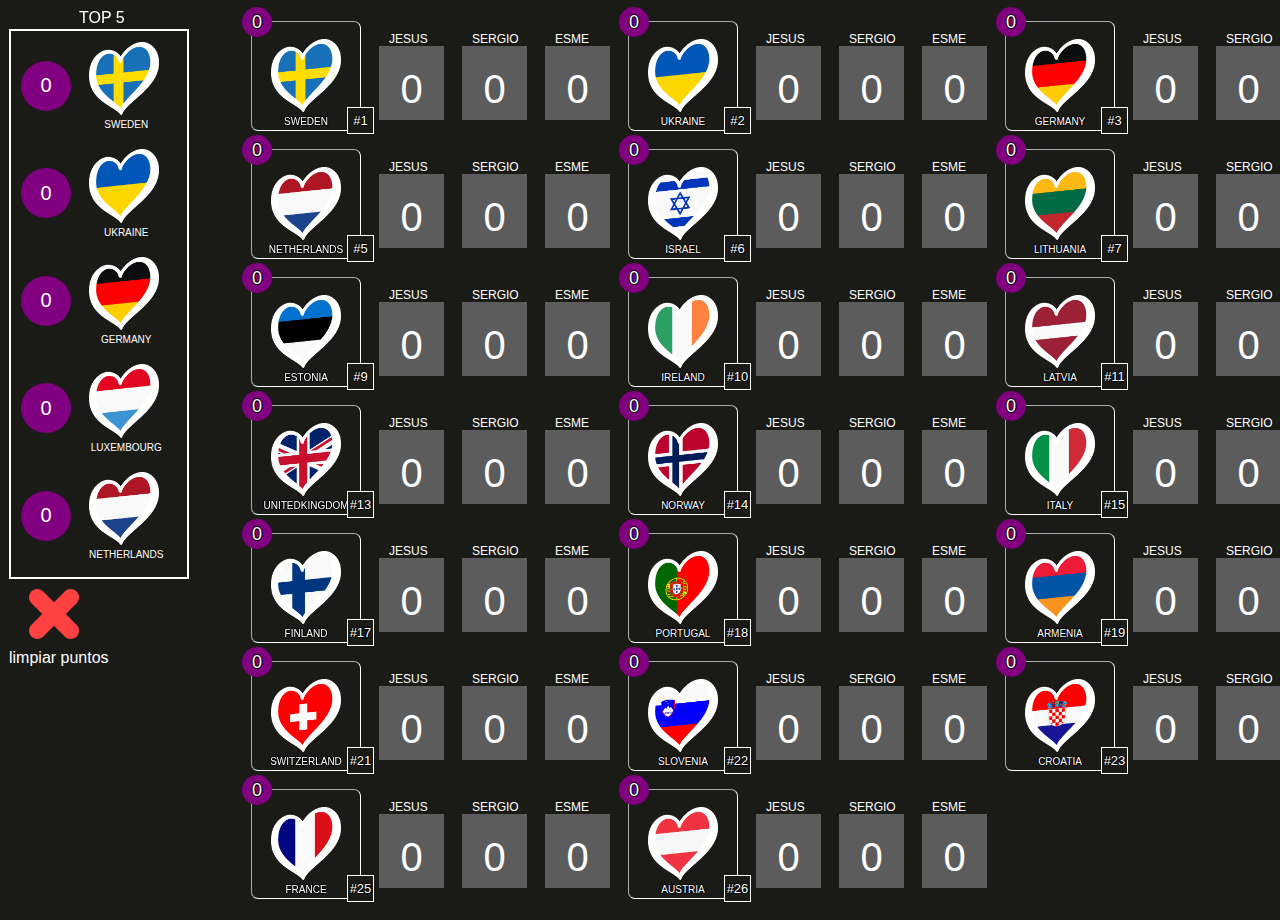
<file: index.html>
<!DOCTYPE html>
<html lang="es">
<head>
<link rel="stylesheet" type="text/css" href="./resources/w2ui-2.0.min.css">
  <link rel="stylesheet" href="styles.css">
<meta charset="UTF-8">
<meta name="viewport" content="width=device-width, initial-scale=1.0">
<meta http-equiv='cache-control' content='no-cache'> 
<meta http-equiv='expires' content='0'> 
<title>JavaScript Table with Dropdown Lists</title>
<style>
  table {
    border-collapse: collapse;
	    border: 2px solid transparent;

  }
   th {
    border: 2px solid white;
    padding: 8px;
    text-align: left;
  }
    td {
	    border: 2px solid transparent;

    padding: 8px;
    text-align: left;
  }
</style>
<title>EUROPORRA</title>
        <link rel="stylesheet" href="main.css" type="text/css" id="default"/>
        <script type="text/javascript" src="fondo.js"></script>			
		<script src="https://ajax.googleapis.com/ajax/libs/jquery/3.5.1/jquery.min.js"></script>

		<script type="text/javascript" src="./resources/w2ui-2.0.min.js"></script>
</head>
 <body id="html-content-holder" style="background-color: #1a1a17; background-repeat: no-repeat; background-size: 100% 100%;"> 
	<table id="dvTable">
	
	</table>	


	<CENTER style="color:white">
	<table id="dvTable">			
	</table>
	<div style=" display: inline-flex;border: 1px solid transparent" >
	<div style="margin-left:70px;position:fixed">TOP 5</div>
	
	<table id="myTable2" style="display: inline-block;border: 2px solid white;margin-top:20px;height:550px;width:180px">

	<tr>
		<td> <div id="puntosRank0" class="rankingRank">0</div></td>
		<td>

			<img id="banderaRank0" src="./resources/banderas/SWEDEN.png" style="width:70px;margin-top:1px;">
			<p id ="nombreRank0" style="font-size:10px;text-align: center">SWEDEN<p>


		
			
		</td>	
	</tr>
	<tr>
		<td> <div id="puntosRank1" class="rankingRank">0</div></td>
		<td><img id="banderaRank1" src="./resources/banderas/UKRAINE.png" style="width:70px;margin-top:1px;"><p id ="nombreRank1" style="font-size:10px;text-align: center">UKRAINE<p></td>	
	</tr>
	<tr>
		<td> <div id="puntosRank2" class="rankingRank">0</div></td>
		<td><img id="banderaRank2" src="./resources/banderas/GERMANY.png" style="width:70px;margin-top:1px;"><p id ="nombreRank2" style="font-size:10px;text-align: center">GERMANY<p></td>	
	</tr>
	<tr>
		<td> <div id="puntosRank3" class="rankingRank">0</div></td>
		<td><img id="banderaRank3" src="./resources/banderas/LUXEMBOURG.png" style="width:70px;margin-top:1px;"><p id ="nombreRank3" style="font-size:10px;text-align: center">LUXEMBOURG<p></td>	
	</tr>
	<tr>
		<td> <div id="puntosRank4" class="rankingRank">0</div></td>
		<td><img id="banderaRank4" src="./resources/banderas/NETHERLANDS.png" style="width:70px;margin-top:1px;"><p id ="nombreRank4" style="font-size:10px;text-align: center">NETHERLANDS<p></td>	
	</tr>
	

	</table>	
<div style= "margin-top:570px;position:absolute">
<button class="edit0" id="edit0" style="background-image:url(./resources/aspa.png);border:transparent;margin-left:0px" title="Limpiar puntos" onClick="editclear();"></button>
<p>limpiar puntos</p>
</div>
<table id="myTable" style="display: inline-block;margin-left:50px">

  <tbody>
    <!-- Using JavaScript to generate rows and dropdowns -->
  </tbody>
</table>



</div>
<script>


	 // -------------------------------------------------------
	 // Funcion reiniciar ruleta
	 // -------------------------------------------------------
	function editclear(){


		var r = confirm("¿DESEAS BORRAR?");
		if (r == true) {
		
			localStorage.clear();
			 var banderas =
				['SWEDEN',
				'UKRAINE',
				'GERMANY',
				'LUXEMBOURG',
				'NETHERLANDS',
				'ISRAEL',
				'LITHUANIA',
				'SPAIN',
				'ESTONIA',
				'IRELAND',
				'LATVIA',
				'GREECE',
				'UNITEDKINGDOM',
				'NORWAY',
				'ITALY',
				'SERBIA',
				'FINLAND',
				'PORTUGAL',
				'ARMENIA',
				'CYPRUS',
				'SWITZERLAND',
				'SLOVENIA',
				'CROATIA',
				'GEORGIA',
				'FRANCE',
				'AUSTRIA'];			
			
			var item = 0
			var elementos = banderas.length
			
			for (var i = 0; i < elementos; i++) {
			
				item++
				document.getElementById("image"+item).lastChild.innerHTML = 0		
			
			}
			
			var item2 = 0
			var elementos2 = document.getElementsByClassName("estilado").length
			
			for (var i = 0; i < elementos2; i++) {
			
				item2++
				document.getElementsByClassName("estilado")[i].children[0].value = 0	
			
			}	
		
		}
		
		
		document.getElementById("banderaRank0").src="./resources/banderas/SWEDEN.png"
		document.getElementById("nombreRank0").innerHTML = "SWEDEN"
		document.getElementById("puntosRank0").innerHTML = "0"
		
		document.getElementById("banderaRank1").src="./resources/banderas/UKRAINE.png"
		document.getElementById("nombreRank1").innerHTML = "UKRAINE"
		document.getElementById("puntosRank1").innerHTML = "0"
		
		document.getElementById("banderaRank2").src="./resources/banderas/GERMANY.png"
		document.getElementById("nombreRank2").innerHTML = "GERMANY"		
		document.getElementById("puntosRank2").innerHTML = "0"
		
		document.getElementById("banderaRank3").src="./resources/banderas/LUXEMBOURG.png"
		document.getElementById("nombreRank3").innerHTML = "LUXEMBOURG"
		document.getElementById("puntosRank3").innerHTML = "0"

		document.getElementById("banderaRank4").src="./resources/banderas/NETHERLANDS.png"
		document.getElementById("nombreRank4").innerHTML = "NETHERLANDS"
		document.getElementById("puntosRank4").innerHTML = "0"

	


	}
		
		
  // Function to generate dropdown HTML
  function generateDropdown(modo,banderas,posParti) {
    var options = [12, 10, 8, 7, 6, 5, 4, 3, 2, 1, 0];
	
    var dropdownHTML = "<div class='estilado'><select id='"+banderas +"' onchange='aciertos(this.value,"+banderas+")'>";
    var imgHTML = "<div class='filedrag'><img id='images'";
	var ranking = "<div id='image"+ banderas.length + "' class='ranking'><p>0</p></div>";
	var pos = "<div id='pos"+banderas.length+ "' class='pos'><p>#"+posParti+"</p></div>";

	var selects=0

	
	if(modo==1){
		options.forEach(function(option) {
		
			if(selects==options.length-1){
			  dropdownHTML += "<option selected='selected' class='opciones'>" + option + "</option>";
				
			}else{
			 dropdownHTML += "<option class='opciones'>" + option + "</option>";
		
			}
			selects++
			

		}
		

		);
			if(!banderas.match("puntosa") && !banderas.match("puntosc")){
				dropdownHTML = "<p style='font-size:12px;margin-left:10px'>SERGIO</p>" +dropdownHTML
			}else if(!banderas.match("puntosc") && !banderas.match("puntosb")) {
				dropdownHTML = "<p style='font-size:12px;margin-left:10px'> JESUS</p>" +dropdownHTML			
			}else{
				dropdownHTML = "<p style='font-size:12px;margin-left:10px'> ESME</p>" +dropdownHTML			
		
			}
		selects=0
		dropdownHTML += "</select></div>";
		return dropdownHTML;
		
	}else{
	
		//banderas.forEach(function(bandera) {
		  imgHTML += " src=./resources/banderas/" + modo[0] +".png style='width:70px;margin-top:1px;'>" ;
		  
		  imgHTML += "<p style='font-size:10px'>" + modo[0] +"</p>"+ ranking + pos ;
		  
		  




	

		return imgHTML;	
	
	}
  }
  

  // Function to generate table rows
  function generateTable() {
  var banderas =
	['SWEDEN',
	'UKRAINE',
	'GERMANY',
	'LUXEMBOURG',
	'NETHERLANDS',
	'ISRAEL',
	'LITHUANIA',
	'SPAIN',
	'ESTONIA',
	'IRELAND',
	'LATVIA',
	'GREECE',
	'UNITEDKINGDOM',
	'NORWAY',
	'ITALY',
	'SERBIA',
	'FINLAND',
	'PORTUGAL',
	'ARMENIA',
	'CYPRUS',
	'SWITZERLAND',
	'SLOVENIA',
	'CROATIA',
	'GEORGIA',
	'FRANCE',
	'AUSTRIA'];
	var letoca=0
	var dropdowns = 0
	var elementos = banderas.length
    var tableBody = document.querySelector("#myTable tbody");
	var posparti = 0
    for (var i = 0; i < (elementos/4); i++) {
      var row = tableBody.insertRow();
      for (var j = 0; j < 16; j++) {
        var cell = row.insertCell();
		//AÑADIR SELECTS EN COLUMNAS PARES Y PARES +1
		if (j == 1  || letoca>0){	
		

			if( dropdowns < elementos*3){
				var param2 = banderas.length+1
				if(letoca>2){
				
					var param = "puntosa"+param2
					
				}else if (letoca>1){
				
					var param = "puntosb"+param2
				
				}else{
				
					var param = "puntosc"+param2
				
				}
				cell.innerHTML = generateDropdown(1,param,0);
				

				dropdowns++
				letoca--

			}
			
		}else{
		
			if(banderas.length>=1){
				posparti++
				cell.innerHTML = generateDropdown(banderas,banderas,posparti);
				if(letoca==0){
					banderas.splice(0,1)
				}
				letoca=3
			}
		}
      }
    }
	
	//recuperar puntos ultima sesion

	
	var guardado = JSON.parse(localStorage.puntos)
	var guardado2 = JSON.parse(localStorage.puntos2)

	if(guardado){
	
		var item = 0
		
	    for (var i = 0; i < elementos; i++) {
		
			item++
			document.getElementById("image"+item).lastChild.innerHTML = guardado[i]		
		
		}
		
		var item2 = 0
		var elementos2 = document.getElementsByClassName("estilado").length
		
	    for (var i = 0; i < elementos2; i++) {
		
			item2++
			document.getElementsByClassName("estilado")[i].children[0].value = guardado2[i]		
		
		}	
		
		
	
	}
	
		//top 5
		
		var rankingBanderas = document.getElementsByClassName("filedrag")
		var rankingPuntos = document.getElementsByClassName("ranking")
		const arr = Array.from(rankingPuntos);
		

	   
		var a = arr.sort((a, b) => parseFloat(a.innerText)  - parseFloat(b.innerText))
		a.reverse()		
		for(var w = 0; w < 5; w++){
		
		var refPais = a[w].id.replace("image","")
		var banderaPais = document.getElementsByClassName("filedrag")[26- refPais].children[0].src
		var pais = document.getElementsByClassName("filedrag")[26-refPais].children[1].innerText
		var puntos = a[w].lastChild.innerText
		var idd = "puntosRank"+ w
		var idd2 = "banderaRank"+ w
		var idd3 = "nombreRank"+ w
		
		document.getElementById(idd).innerHTML = puntos
		document.getElementById(idd2).src = "."+banderaPais.match(/\/resources.*$/)[0]
		document.getElementById(idd3).innerHTML = pais

		
		
			//<td id="puntosRank1"></td>
			//<td><img id="banderaRank1"  style="width:70px;margin-top:1px;"></td>	
			//</tr>		
		
				//window.alert(w + ": " +pais+ " "+ puntos)
		}
	
  }

  // Call the function to generate the table
  generateTable();
  
  
   function aciertos(suma,id) {
   
	   if(!id.id.match("puntosb") && !id.id.match("puntosc")){
	   
			//var valor = parseInt(document.getElementById("image"+ id.id.replace("puntosa","").replace("puntosb","").replace("puntosc","")).lastChild.innerHTML) + parseInt(suma)
			var valor = parseInt(document.getElementById("puntosb"+ id.id.replace("puntosa","").replace("puntosb","").replace("puntosc","")).value) + 
						parseInt(document.getElementById("puntosc"+ id.id.replace("puntosa","").replace("puntosb","").replace("puntosc","")).value) +
						parseInt(suma)
					
	   }else if(!id.id.match("puntosa") && !id.id.match("puntosc")){
		
			var valor = parseInt(document.getElementById("puntosa"+ id.id.replace("puntosa","").replace("puntosb","").replace("puntosc","")).value) + 
						parseInt(document.getElementById("puntosc"+ id.id.replace("puntosa","").replace("puntosb","").replace("puntosc","")).value) +
						parseInt(suma)
						
		}else if (!id.id.match("puntosb") && !id.id.match("puntosa")) {
	   
			var valor = parseInt(document.getElementById("puntosb"+ id.id.replace("puntosa","").replace("puntosb","").replace("puntosc","")).value) + 
						parseInt(document.getElementById("puntosa"+ id.id.replace("puntosa","").replace("puntosb","").replace("puntosc","")).value) +
						parseInt(suma)
	   
	   }
	   
	   document.getElementById("image"+ id.id.replace("puntosa","").replace("puntosb","").replace("puntosc","")).childNodes[0].innerHTML =  valor
	   
	   
	   
		var rankingBanderas = document.getElementsByClassName("filedrag")
		var rankingPuntos = document.getElementsByClassName("ranking")
		const arr = Array.from(rankingPuntos);
		
		//rankingPuntos.sort(function(a,b){return a - b})
		
		// Sort cell groups based on the value of the first cell in each group
		//return rankingPuntos.sort((a, b) => parseInt(a.innerText) - parseInt(b.innerText));
		
	 
		//return rankingPuntos.sort((a, b) => parseInt(a.innerText).localeCompare(parseInt(b.innerText), undefined, { numeric: true }))
	   
		var a = arr.sort((a, b) => parseFloat(a.innerText)  - parseFloat(b.innerText))
		a.reverse()
		
		//top 5
		for(var w = 0; w < 5; w++){
		
		var refPais = a[w].id.replace("image","")
		var banderaPais = document.getElementsByClassName("filedrag")[26- refPais].children[0].src
		var pais = document.getElementsByClassName("filedrag")[26-refPais].children[1].innerText
		var puntos = a[w].lastChild.innerText
		var idd = "puntosRank"+ w
		var idd2 = "banderaRank"+ w
		var idd3 = "nombreRank"+ w
		
		document.getElementById(idd).innerHTML = puntos
		document.getElementById(idd2).src = "."+banderaPais.match(/\/resources.*$/)[0]
		document.getElementById(idd3).innerHTML = pais

		
		
			//<td id="puntosRank1"></td>
			//<td><img id="banderaRank1"  style="width:70px;margin-top:1px;"></td>	
			//</tr>		
		
				//window.alert(w + ": " +pais+ " "+ puntos)
		}
		

 var banderas =
	['SWEDEN',
	'UKRAINE',
	'GERMANY',
	'LUXEMBOURG',
	'NETHERLANDS',
	'ISRAEL',
	'LITHUANIA',
	'SPAIN',
	'ESTONIA',
	'IRELAND',
	'LATVIA',
	'GREECE',
	'UNITEDKINGDOM',
	'NORWAY',
	'ITALY',
	'SERBIA',
	'FINLAND',
	'PORTUGAL',
	'ARMENIA',
	'CYPRUS',
	'SWITZERLAND',
	'SLOVENIA',
	'CROATIA',
	'GEORGIA',
	'FRANCE',
	'AUSTRIA'];
	
	var puntosGuardados = [];
	var puntosGuardados2 = [];
	var item = 0
	var item2 = 0	
	
	var elementos = banderas.length
    for (var i = 0; i < elementos; i++) {
	
	 item++
		 puntosGuardados.push(document.getElementById("image"+item).lastChild.innerHTML)
	
	}
	
	
	localStorage.setItem("puntos",JSON.stringify(puntosGuardados));	
	
	
	var elementos2 = document.getElementsByClassName("estilado").length
    for (var i = 0; i < elementos2; i++) {
	
	 item2++
		 puntosGuardados2.push(document.getElementsByClassName("estilado")[i].children[0].value)
	
	}
	
	
	localStorage.setItem("puntos2",JSON.stringify(puntosGuardados2));	

  }
  
  
  
  
  
</script>

</body>
	
</html>
</file>
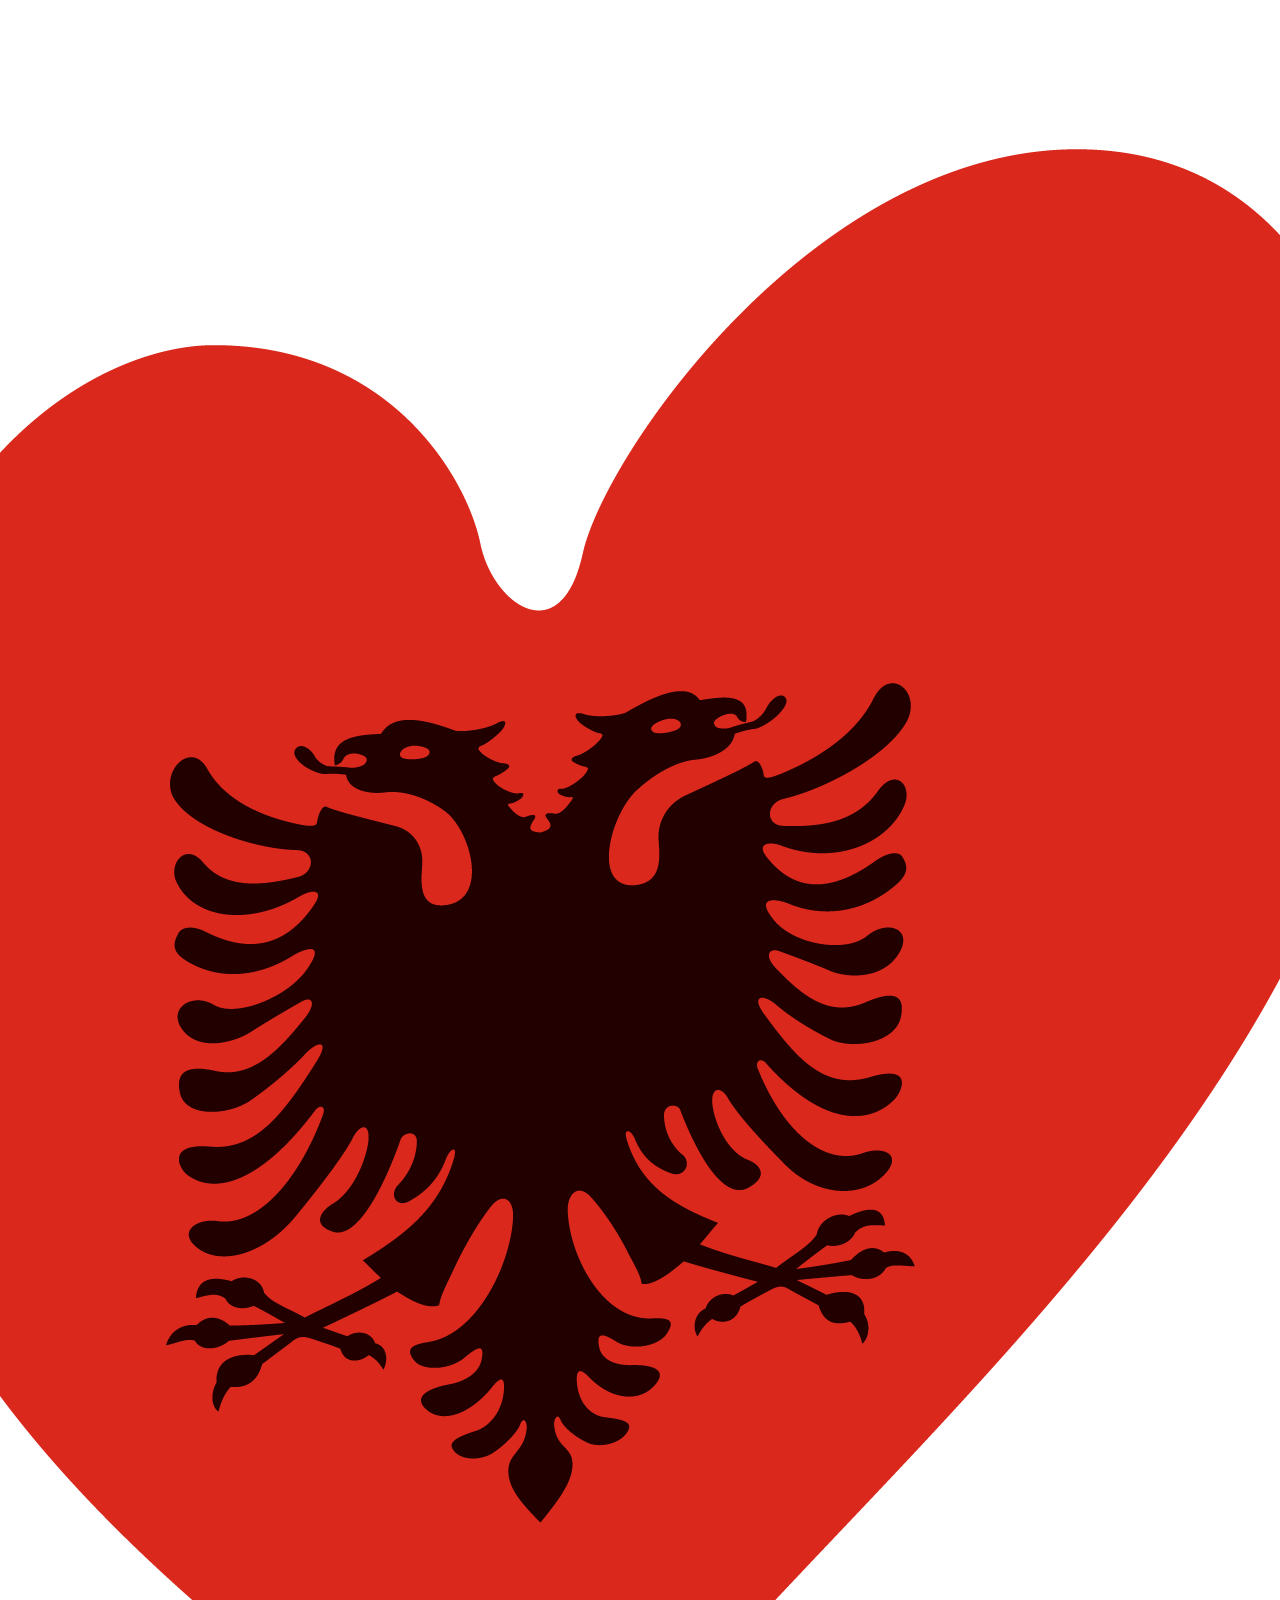
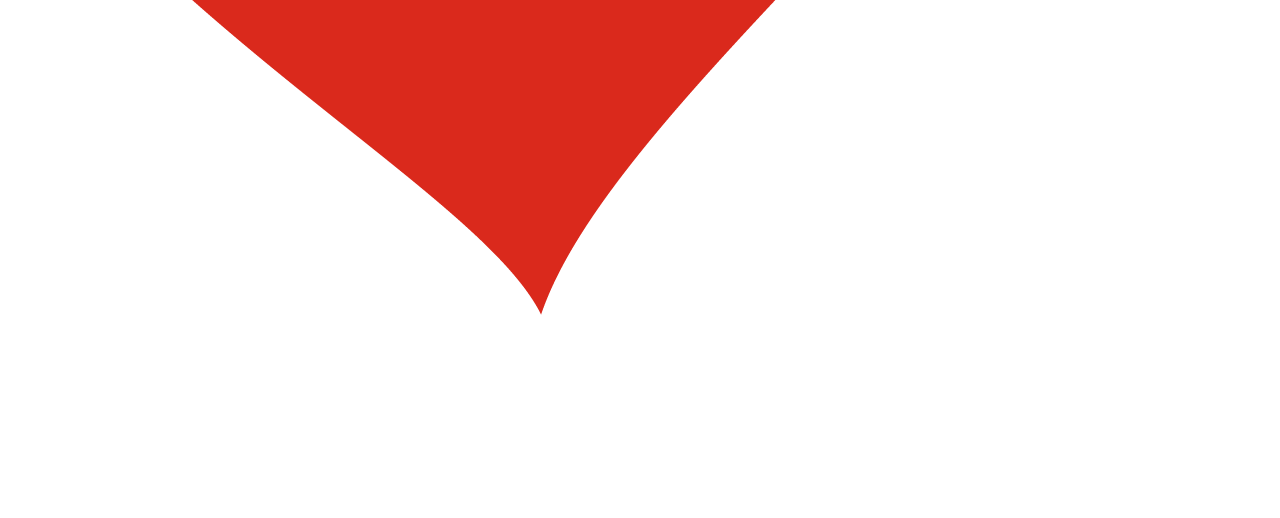
<file: ejemplito.html>
<!DOCTYPE html>
<html lang="en">
<head>
  <meta charset="UTF-8">
  <meta name="viewport" content="width=device-width, initial-scale=1.0">
  <title>Image Popup on Hover</title>
  <link rel="stylesheet" href="styles.css">
</head>
<body>
  <div class="container">
    <div class="image-container">
      <img src="./resources/banderas/ALBANIA.png" alt="Image">
      <div class="popup">
        <img src="./resources/banderas/ITALY.png" alt="Popup Image">
      </div>
    </div>
  </div>
  <script src="script.js"></script>
</body>
</html>
</file>
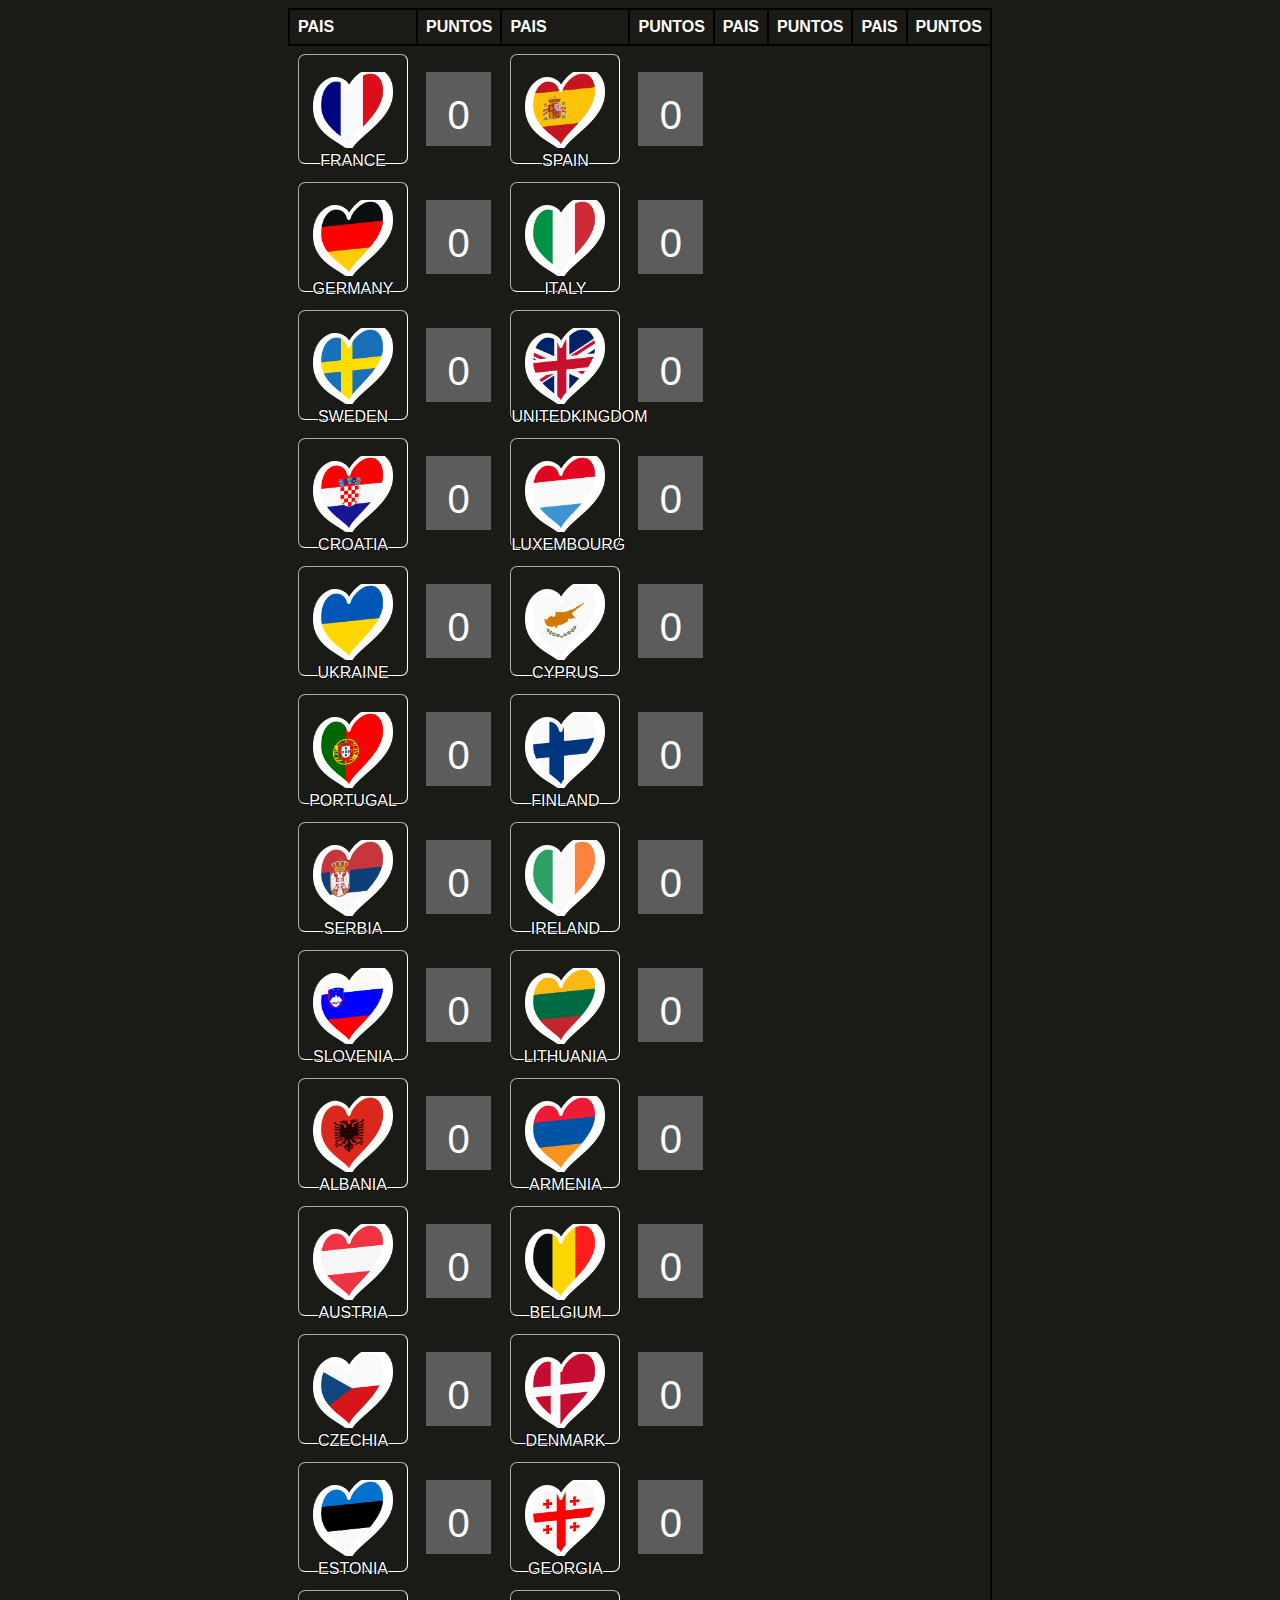
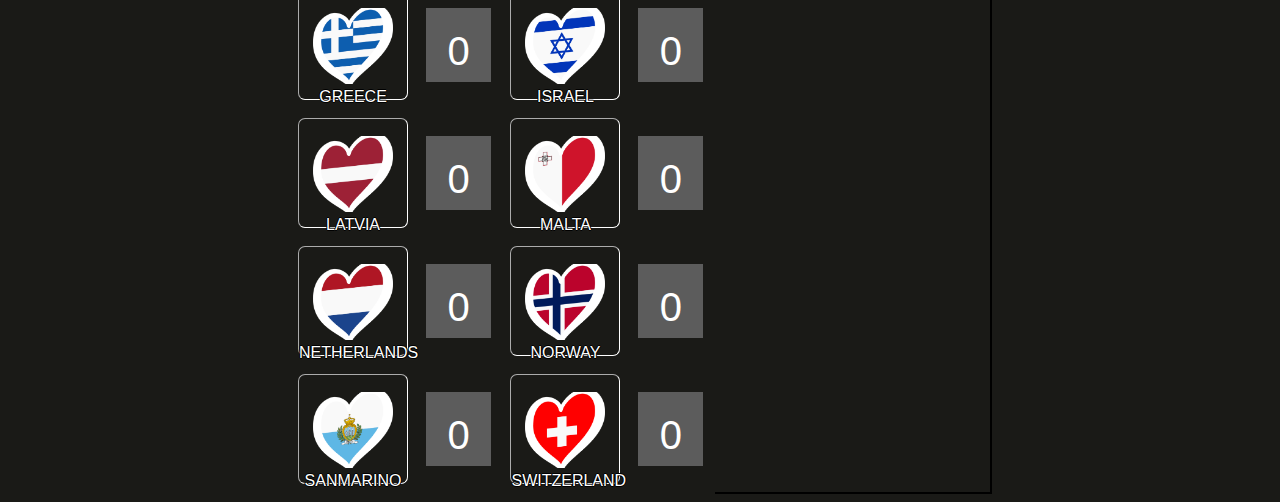
<file: europorra.html>
<!DOCTYPE html>
<html lang="es">
<head>
<link rel="stylesheet" type="text/css" href="./resources/w2ui-2.0.min.css">
<meta charset="UTF-8">
<meta name="viewport" content="width=device-width, initial-scale=1.0">
<title>JavaScript Table with Dropdown Lists</title>
<style>
  table {
    border-collapse: collapse;
	    border: 2px solid black;

  }
   th {
    border: 2px solid black;
    padding: 8px;
    text-align: left;
  }
    td {
    border: 2px solid transparent;
    padding: 8px;
    text-align: left;
  }
</style>
<title>EUROPORRA</title>
        <link rel="stylesheet" href="main.css" type="text/css" id="default"/>
        <script type="text/javascript" src="fondo.js"></script>			
		<script src="https://ajax.googleapis.com/ajax/libs/jquery/3.5.1/jquery.min.js"></script>
		<script type="text/javascript" src="./resources/w2ui-2.0.min.js"></script>
</head>
 <body id="html-content-holder" style="background-color: #1a1a17; background-repeat: no-repeat; background-size: 100% 100%;"> 
	<table id="dvTable">
	
	</table>	
<!--	
	<table id="hdTable" >	

		<tr>
			<td>
			<img src="./resources/acierto.png" style="width:40px;margin-left: -0%;margin-top:150;cursor:pointer;" title="Selecciona aciertos" onclick="aciertos()">
			<img src="./resources/fallo.png" style="width:38px;margin-top:1px;cursor:pointer;" title="Selecciona fallos" onclick="fallos()">
			<img src="./resources/borrar.png" style="width:40px;margin-top:1px;cursor:pointer;" title="Borra porra actual" onclick="borrar()">
			

			</td>
			<td>
			<img src="./resources/lazo.png" style="width:300px;margin-top:1px;margin-left: 20%;;" title="Doritos para todos!">
			</td>
			
			<td> 
			<div style="margin-top:150;margin-left: 150;">
			<a href="javascript:music('1','2');" id="vol" style="color:#1a1a17;width:50px;cursor:pointer;font-size:40" title="Activar/Desactivar efectos de sonido">馃攬</a>
			</div>
			</td>
			<td>
			<img class="popup_image" src="./resources/new.png" style="width:35px;margin-top:1px;margin-top:150;cursor:pointer;" title="Instrucciones"  onclick="popup2()">
			</td>			
			<td style="color:white">
			<img class="popup_image" src="./resources/help.png" style="width:40px;margin-top:1px;margin-top:150;cursor:pointer;" title="Instrucciones"  onclick="popup1()">
			</td>
			



		</tr>	
		
	</table>			
!-->

	<CENTER style="color:white">
	<table id="dvTable">			
	</table>
<table id="myTable">
  <thead>
    <tr>
      <th>PAIS</th>
      <th>PUNTOS</th>
      <th>PAIS</th>
      <th>PUNTOS</th>
	  <th>PAIS</th>
      <th>PUNTOS</th>
      <th>PAIS</th>
      <th>PUNTOS</th>
    </tr>
  </thead>
  <tbody>
    <!-- Using JavaScript to generate rows and dropdowns -->
  </tbody>
</table>

<script>
  // Function to generate dropdown HTML
  function generateDropdown(modo) {
    var options = [12, 10, 8, 7, 6, 5, 4, 3, 2, 1, 0];
	
    var dropdownHTML = "<div class='estilado'><select>";
    var imgHTML = "<div class='filedrag'><img id='images'";
	var selects=0

	
	if(modo==1){
		options.forEach(function(option) {
		
			if(selects==options.length-1){
			  dropdownHTML += "<option selected='selected' class='opciones'>" + option + "</option>";
				
			}else{
			 dropdownHTML += "<option class='opciones'>" + option + "</option>";
		
			}
			selects++
		});
		selects=0
		dropdownHTML += "</select></div>";
		return dropdownHTML;
	}else{
	
		//banderas.forEach(function(bandera) {
		  imgHTML += " src=./resources/banderas/" + modo[0] +".png style='width:80px;margin-top:1px;'>" ;
		//});
		
		imgHTML += "<p>" + modo[0] +"</p></div>";
		return imgHTML;	
	
	}
  }
  

  // Function to generate table rows
  function generateTable() {
  var banderas =
	["FRANCE", 
	"SPAIN", 
	"GERMANY", 
	"ITALY", 
	"SWEDEN", 
	"UNITEDKINGDOM", 
	"CROATIA", 
	"LUXEMBOURG", 
	"UKRAINE", 
	"CYPRUS", 
	"PORTUGAL", 
	"FINLAND", 
	"SERBIA", 
	"IRELAND", 
	"SLOVENIA", 
	"LITHUANIA", 
	"ALBANIA", 
	"ARMENIA", 
	"AUSTRIA", 
	"BELGIUM", 
	"CZECHIA", 
	"DENMARK", 
	"ESTONIA", 
	"GEORGIA", 
	"GREECE", 
	"ISRAEL", 
	"LATVIA", 
	"MALTA", 
	"NETHERLANDS", 
	"NORWAY", 
	"SANMARINO",	
	"SWITZERLAND"];
	var dropdowns = 0
	var elementos = banderas.length
    var tableBody = document.querySelector("#myTable tbody");
    for (var i = 0; i < (elementos/2); i++) {
      var row = tableBody.insertRow();
      for (var j = 0; j < 4; j++) {
        var cell = row.insertCell();
		if (j%2 == 1){			

			if( dropdowns < elementos){
				cell.innerHTML = generateDropdown(1);
				dropdowns++
			}
			
		}else{
		
			if(banderas.length>=1){
		
				cell.innerHTML = generateDropdown(banderas);
				banderas.splice(0,1)
			}
		}
      }
    }
  }

  // Call the function to generate the table
  generateTable();
</script>

</body>
</html>
</file>
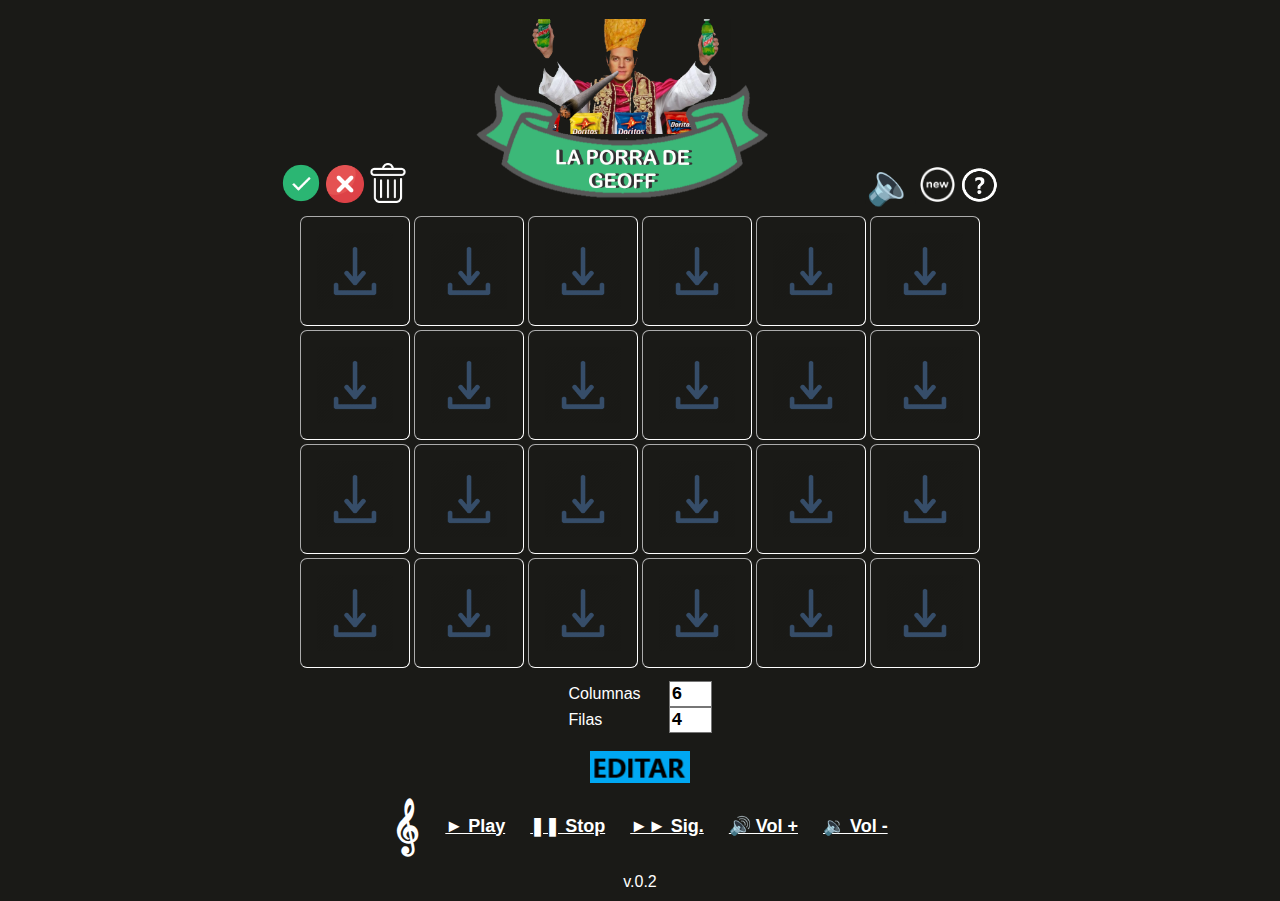
<file: porra.html>
<html>
    <head>
	    <link rel="stylesheet" type="text/css" href="./resources/w2ui-2.0.min.css">
		<meta charset="UTF-8">
	<style>
	/* The Modal (background) */
	.modal {
	  display: none; /* Hidden by default */
	  position: fixed; /* Stay in place */
	  z-index: 1; /* Sit on top */
	  padding-top: 50px; /* Location of the box */
	  left: 0;
	  top: 0;
	  width: 100%; /* Full width */
	  height: 100%; /* Full height */
	  overflow: auto; /* Enable scroll if needed */
	  background-color: rgb(0,0,0); /* Fallback color */
	  background-color: rgba(0,0,0,0.4); /* Black w/ opacity */
	}
	
	.modalvisage {
	  display: none; /* Hidden by default */
	  position: fixed; /* Stay in place */
	  z-index: 1; /* Sit on top */
	  padding-top: 1px; /* Location of the box */
	  left: 0;
	  top: 0;
	  width: 100%; /* Full width */
	  height: 100%; /* Full height */
	  overflow: auto; /* Enable scroll if needed */
	  background-color:  rgba(0,0,0); /* Black w/ opacity */
	  background-color:  rgba(0,0,0); /* Black w/ opacity */
	  color:white;
	}	

	.modalinicio {
	  display: none; /* Hidden by default */
	  position: fixed; /* Stay in place */
	  z-index: 1; /* Sit on top */
	  padding-top: 1px; /* Location of the box */
	  left: 100;
	  top: 100;
	  width: 50%; /* Full width */
	  height: 70%; /* Full height */
	  overflow: auto; /* Enable scroll if needed */
	  background-color:  #E7CCE0; /* Black w/ opacity */
	  background-color:  #E7CCE0; /* Black w/ opacity */

	}	

	/* Modal Content */
	.modal-content {
	  background-color: #fefefe;
	  margin: 0 0 0 0%;
	  padding: 10px;
	  border: 5px solid #FF33EC;
	  width: 85%;
	  height:85%;
	  font-size:14;
	  
	.modal-contentvisage {
	width: 55%;
    height: 85%;
	background-color: white;	
    display: block;

	} 	  
	
	.modal-contentinicio {
	  background-color: #fefefe;
	  margin: 0 0 0 0%;
	  padding: 10px;
	  border: 5px solid #FF33EC;
	  width: 45%;
	  height:45%;
	  font-size:14;

	} 	  	

	}
	.modal-content2 {
	  background-color: #fefefe;
	  padding:10px;
      margin:-15% 0 0 0 0;
	  font-size:14;
	  	  
	}
	/* The Close Button */
	
	.close {
	 float: right;
	  font-size: 25px;
	  font-weight: bold;
	}

	.close:hover,
	.close:focus {
	  color: GREEN;
	  text-decoration: none;
	  cursor: pointer;
	}

	.closev {
	  margin: 0 0 0 50%;
	  font-size: 25px;
	  font-weight: bold;
	}

	.closev:hover,
	.closev:focus {
	  color: red;
	  text-decoration: none;
	  cursor: pointer;
	}
	
	.close3 {
		float: right;
	  font-size: 25px;
	  font-weight: bold;
	}

	.close3:hover,
	.close3:focus {
	  color: red;
	  text-decoration: none;
	  cursor: pointer;
	}	
	
	
	</style>

        <title>Ruletita para cerrar</title>
        <link rel="stylesheet" href="main.css" type="text/css" id="default"/>
        <script type="text/javascript" src="fondo.js"></script>			
		<script src="https://ajax.googleapis.com/ajax/libs/jquery/3.5.1/jquery.min.js"></script>
		<script type="text/javascript" src="./resources/w2ui-2.0.min.js"></script>
    </head>
	

    <body id="html-content-holder" style="background-color: #1a1a17; background-repeat: no-repeat; background-size: 100% 100%;" onload="GenerateTable('')"> 
		<CENTER>
	<table id="hdTable">	

		<tr>
			<td>
			<img src="./resources/acierto.png" style="width:40px;margin-left: -0%;margin-top:150;cursor:pointer;" title="Selecciona aciertos" onclick="aciertos()">
			<img src="./resources/fallo.png" style="width:38px;margin-top:1px;cursor:pointer;" title="Selecciona fallos" onclick="fallos()">
			<img src="./resources/borrar.png" style="width:40px;margin-top:1px;cursor:pointer;" title="Borra porra actual" onclick="borrar()">
			

			</td>
			<td>
			<img src="./resources/lazo.png" style="width:300px;margin-top:1px;margin-left: 20%;;" title="Doritos para todos!">
			</td>
			
			<td> 
			<div style="margin-top:150;margin-left: 150;">
			<a href="javascript:music('1','2');" id="vol" style="color:#1a1a17;width:50px;cursor:pointer;font-size:40" title="Activar/Desactivar efectos de sonido">🔈</a>
			</div>
			</td>
			<td>
			<img class="popup_image" src="./resources/new.png" style="width:35px;margin-top:1px;margin-top:150;cursor:pointer;" title="Instrucciones"  onclick="popup2()">
			</td>			
			<td style="color:white">
			<img class="popup_image" src="./resources/help.png" style="width:40px;margin-top:1px;margin-top:150;cursor:pointer;" title="Instrucciones"  onclick="popup1()">
			</td>
			



		</tr>	
		
	</table>			

	<CENTER style="color:white">
	
	

	<table id="dvTable">			
	</table>				
			
			
	<table class="juegoimgs" cellpadding="0" cellspacing="0">

		<tr>									
			<td style="width:100px;color:white"> Columnas</td>
			<td><textarea id="textfileselect1" rows="1" cols="2" 
				style="background-color:#FFFFFF;font-size: 18px;font-weight:bold;resize: none;" >6</textarea>
			</td>

		</tr>
		<tr>									
			<td style="width:100px;color:white"> Filas</td>
			
			
			<td><textarea id="textfileselect2" rows="1" cols="2" 
				style="background-color:#FFFFFF;font-size: 18px;font-weight:bold;resize: none;" >4</textarea>
			</td>
		</tr>
						
	</table>
	<br>
	<table>
		<img id="spin" src="./resources/spin_on.png" alt="Spin" style="cursor:pointer" 
		onClick="GenerateTable('1')" />
	</table>	

		<table  cellpadding="10" cellspacing="5" style="background-color:#1a1a17;margin: 0 0 0 0;">
						
							<tr>
							
							<th style="font-size:47;color:white">&#119070;<!--<img src="musical.png" style="width:50px;height:50px;" ><!--</th>!-->
							<th>
							<a href="javascript:music2(localStorage.getItem('music'),'1');" style="font-size:18;color:white;cursor:pointer;" title="Play">&#9658; Play
							</th>
							<th>
							<a href="javascript:music2(localStorage.getItem('music'),'2');" style="font-size:18;color:white;cursor:pointer;"  title="Stop"> &#10074;&#10074; Stop
							</th>
							<th>
							<a href="javascript:music2(localStorage.getItem('music'),'3');" style="font-size:18;color:white;cursor:pointer;" title="Siguiente"> &#9658;&#9658; Sig.
							</th>
							
							<th>
							<a href="javascript:music2(localStorage.getItem('music'),'4');" id="volupp" style="font-size:18;color:white;cursor:pointer;" title="Subir volumen">	&#128266; Vol +
							
							</th>							
							
							<th>
							<a href="javascript:music2(localStorage.getItem('music'),'5');" id="voldown" style="font-size:18;color:white;cursor:pointer;" title="Bajar volumen">&#128265; Vol - 	
							</th>

																
							</tr>	
							

						</table>	
						
						<table  cellpadding="20" cellspacing="1" style="margin: -3% 0 0 0;margin-left:4%" style="color:white;text-align: left;background-color:#1a1a17;">
						<tr>	
						<th id="musicinfo" style="color:white;text-align: left;background-color:#1a1a17;font-size:14"></th>	

						</tr>	
						</table>	
<script>

//pendiente
//permitir añadir filas y columnas sin que se pierdan las imagenes


window.popup1 = function popup1() {
    w2popup.open({     
		actions: ['Ok'],
        width: 800,
        height: 600,
        modal: true,     
		showClose: false,
		body: '<img id="spin" src="./resources/ayuda.png"/>'
    })  

    .ok((evt) => {
        console.log('ok', evt)
        w2popup.close()

    })
	
	document.getElementsByClassName("w2ui-lock")[0].style.height = "0px";
	document.getElementsByClassName("w2ui-lock")[0].style.width = "0px";
	document.getElementsByClassName("w2ui-popup")[0].style.position = "absolute";
	document.getElementsByClassName("w2ui-popup-buttons")[0].style.backgroundColor="#1a1a17";
	

}

window.popup2 = function popup2() {

    w2popup.open({     
		actions: ['Ok'],
        width: 800,
        height: 600,
        modal: true,     
		showClose: false,
		body: '<div><table style=color:white;background-color:#1a1a17><tr><td>Versión 0.2 (actual)</td></tr><tr><td>Al editar la tabla se mantienen las imagenes en su casilla correspondiente</td></tr><tr><td>Añadido reproductor de música de fondo con las canciones míticas de la ruleta</td></tr><tr><td>Añadida sección de novedades</td></tr><tr><td>Geoff ahora fuma</td></tr><tr><td><br>Versión 0.1</td></tr><tr><td>Versión inicial</td></tr></table></div>'
    })  
    .ok((evt) => {
        console.log('ok', evt)
        w2popup.close()

    })
	
	document.getElementsByClassName("w2ui-lock")[0].style.height = "0px";
	document.getElementsByClassName("w2ui-lock")[0].style.width = "0px";
	document.getElementsByClassName("w2ui-popup")[0].style.position = "absolute";
	document.getElementsByClassName("w2ui-popup-buttons")[0].style.backgroundColor="#1a1a17";
	

}


</script>
			
	
<script>			
	

   function GenerateTable(edit) {
   
        //Build an array containing Customer records.
		var src= './resources/drop.png';
        var customers = new Array();
		var x = document.getElementById("textfileselect1")
		var y = document.getElementById("textfileselect2")
		
		
		//significa que venimos por el botón
		if(edit){		
		
			let customcontent = [];
			
			//Recorremos casillas actuales por si hay imagenes
			var elements = document.getElementsByClassName("filedrag");	
			for (var i = 0; i < elements.length; i++) {
			
				//var r = confirm("Estás seguro de borrar la porra actual?");
				//if (r == true) {
			
				//	break
				//}

				if("."+ elements[i].childNodes[0].currentSrc.substr(elements[i].childNodes[0].currentSrc.length-(src.length-1),src.length)!==src){
					customcontent.push(Array(elements[i].id,elements[i].childNodes[0].currentSrc));
				}
			}	
			
			if(customcontent.length>0){
			
				var r = confirm("Se borraran las imagenes de las filas/colummas eliminadas. ¿Desea continuar?");
				if (r == true) {
			

					//Create a HTML Table element.
					var table = document.createElement("TABLE");
					table.border = "0";
			 
					//Get the count of columns.
					var columnCount = Number(x.value);
					var rowCount = Number(y.value);
					
					
					//Add the header row.
					var row = table.insertRow(-1);
					for (var i = 0; i < columnCount; i++) {
						var headerCell = document.createElement("TH");
						//headerCell.innerHTML = customers[0][i];
						if (customcontent.length>0 && (("filedrag0"+i)== customcontent[0][0])) {
							headerCell.innerHTML = "<div class='filedrag' id='filedrag0"+i+"'><img class='tagged' src='"+customcontent[0][1]+"'></div></td>"
							customcontent.splice(0,1);
						}else{
							headerCell.innerHTML = "<div class='filedrag' id='filedrag0"+i+"'><img class='tagged' src='"+src+"'></div></td>"
						
						}
											
						row.appendChild(headerCell);
					}
			 
					//Add the data rows.
					var cuenta = i-1

					for (var i = 1; i < rowCount; i++) {
						row = table.insertRow(-1);
						for (var j = 0; j < columnCount; j++) {
							var cell = row.insertCell(-1);
							cuenta++
							
							if (customcontent.length>0 && (("filedrag"+i+j)== customcontent[0][0])) {
								cell.innerHTML = "<div class='filedrag' id='filedrag"+i+j+"'><img class='tagged' src='"+customcontent[0][1]+"'></div></td>"
								customcontent.splice(0,1);
							}else{
								cell.innerHTML = "<div class='filedrag' id='filedrag"+i+j+"'><img class='tagged' src='"+src+"'></div></td>"
							
							}
						}
					}	
				
			
		 
					var dvTable = document.getElementById("dvTable");
					dvTable.innerHTML = "";
					dvTable.appendChild(table);
					src = document.getElementsByClassName("filedrag")[0].childNodes[0].currentSrc;
					
					Init()				
				}
			
			}else{
			
			
					//Create a HTML Table element.
					var table = document.createElement("TABLE");
					table.border = "0";
			 
					//Get the count of columns.
					var columnCount = Number(x.value);
					var rowCount = Number(y.value);
					
					
					//Add the header row.
					var row = table.insertRow(-1);
					for (var i = 0; i < columnCount; i++) {
						var headerCell = document.createElement("TH");
						//headerCell.innerHTML = customers[0][i];
						if (customcontent.length>0 && (("filedrag0"+i)== customcontent[0][0])) {
							headerCell.innerHTML = "<div class='filedrag' id='filedrag0"+i+"'><img class='tagged' src='"+customcontent[0][1]+"'></div></td>"
							customcontent.splice(0,1);
						}else{
							headerCell.innerHTML = "<div class='filedrag' id='filedrag0"+i+"'><img class='tagged' src='"+src+"'></div></td>"
						
						}
											
						row.appendChild(headerCell);
					}
			 
					//Add the data rows.
					var cuenta = i-1

					for (var i = 1; i < rowCount; i++) {
						row = table.insertRow(-1);
						for (var j = 0; j < columnCount; j++) {
							var cell = row.insertCell(-1);
							cuenta++
							
							if (customcontent.length>0 && (("filedrag"+i+j)== customcontent[0][0])) {
								cell.innerHTML = "<div class='filedrag' id='filedrag"+i+j+"'><img class='tagged' src='"+customcontent[0][1]+"'></div></td>"
								customcontent.splice(0,1);
							}else{
								cell.innerHTML = "<div class='filedrag' id='filedrag"+i+j+"'><img class='tagged' src='"+src+"'></div></td>"
							
							}
						}
					}	
				
			
		 
					var dvTable = document.getElementById("dvTable");
					dvTable.innerHTML = "";
					dvTable.appendChild(table);
					src = document.getElementsByClassName("filedrag")[0].childNodes[0].currentSrc;
					
					Init()					
			
			}

			
	
			
			
		}else{
		

 
			//Create a HTML Table element.
			var table = document.createElement("TABLE");
			table.border = "0";
	 
			//Get the count of columns.
			var columnCount = Number(x.value);
			var rowCount = Number(y.value);
			
			
			//Add the header row.
			var row = table.insertRow(-1);
			for (var i = 0; i < columnCount; i++) {
				var headerCell = document.createElement("TH");
				//headerCell.innerHTML = customers[0][i];
				//if(i==0){
					headerCell.innerHTML = "<div class='filedrag' id='filedrag0"+i+"'><img class='tagged' src='./resources/drop.png'></div></td>"

				//}
				row.appendChild(headerCell);
			}
	 
			//Add the data rows.
			var cuenta = i-1

			for (var i = 1; i < rowCount; i++) {
				row = table.insertRow(-1);
				for (var j = 0; j < columnCount; j++) {
					var cell = row.insertCell(-1);
					cuenta++
					
					cell.innerHTML = "<div class='filedrag' id='filedrag"+i+j+"'><img class='tagged'src='./resources/drop.png'></div></td>"
			   }
			}
	 
			var dvTable = document.getElementById("dvTable");
			dvTable.innerHTML = "";
			dvTable.appendChild(table);
			
			Init()
		}
    }
	

	
	// getElementById
	function $id(id) {
		return document.getElementById(id);
	}


	// output information
	function Output(label,msg) {	

		let element = document.getElementById(label);
		element.removeChild(element.lastChild);	
		
		var m = $id(label);//$id("filedrag1");
		//m.innerText = ""
		m.className="filedrag"
		
		m.innerHTML = msg + m.innerHTML;


		
		// Store
		//localStorage.setItem("filedrag1", document.getElementById("filedrag1").innerHTML);		
		//localStorage.setItem("filedrag2", document.getElementById("filedrag2").innerHTML);	
		//localStorage.setItem("filedrag3", document.getElementById("filedrag3").innerHTML);	
		//localStorage.setItem("filedrag4", document.getElementById("filedrag4").innerHTML);			
	}

// output information
	function Output2(label,msg) {		
		var m = $id(label);//$id("filedrag1");
		//m.innerText = ""
		m.className="filedrag"
		
		if(msg=="borrar"){
		
		  let element = document.getElementById(label);
		  element.removeChild(element.lastChild);

		
		}else{
		
			m.innerHTML =  m.innerHTML + msg;
		}
		
		// Store
		//localStorage.setItem("filedrag1", document.getElementById("filedrag1").innerHTML);		
		//localStorage.setItem("filedrag2", document.getElementById("filedrag2").innerHTML);	
		//localStorage.setItem("filedrag3", document.getElementById("filedrag3").innerHTML);	
		//localStorage.setItem("filedrag4", document.getElementById("filedrag4").innerHTML);			
	}

	// file drag hover
	function FileDragHover(e) {
		e.stopPropagation();
		e.preventDefault();
		//e.target.className = (e.type == "dragover" ? "hover" : "");
	}
	
	
// file click
	function click(e,label) {
	var error="./resources/aspa.png"
	var acierto="./resources/check.png"
	
		if(document.getElementsByClassName("filedrag")[0].style.borderColor =="lawngreen"){
			if(e.target.parentNode.children.length==1 ){
			
				Output2(e.target.parentNode.id,
				'<img class="tag "src="' + acierto + '" />'
				);
									
				music("1","1");
				
			}else if(e.target.parentNode.children.length==2){
			
			Output2(e.target.parentNode.id,
				'borrar'
				);

			
			}	
		
		}else if(document.getElementsByClassName("filedrag")[0].style.borderColor =="orangered"){
		
			if(e.target.parentNode.children.length==1 ){
			
				Output2(e.target.parentNode.id,
				'<img class="tag "src="' + error + '" />'
				);
				music("2","1");			
			
			}else if(e.target.parentNode.children.length==2){
			
			Output2(e.target.parentNode.id,
				'borrar'
				);

			
			}
				

	
		
		}

	
	}


	// file selection
	function FileSelectHandler(e) {

		// cancel event and hover styling
		FileDragHover(e);

		// fetch FileList object
		var files = e.target.files || e.dataTransfer.files;

		// process all File objects
		for (var i = 0, f; f = files[i]; i++) {
			ParseFile(e.currentTarget.id,f);
		}

	}


	// output file information
	function ParseFile(label,file) {


		// display an image
		if (file.type.indexOf("image") == 0) {
			var reader = new FileReader();
			reader.onload = function(e) {
				Output(label,
					'<img class="tagged "src="' + e.target.result + '" />'
				);
			}
			reader.readAsDataURL(file);
		}


	}


	// initialize
	function Init() {

	
			
			
		// file select
		//fileselect1.addEventListener("change", FileSelectHandler, false);
		//fileselect2.addEventListener("change", FileSelectHandler, false);
		//fileselect3.addEventListener("change", FileSelectHandler, false);		
		//fileselect4.addEventListener("change", FileSelectHandler, false);
		
		

		// is XHR2 available?
		var xhr = new XMLHttpRequest();
		var elements = document.getElementsByClassName("filedrag");

		//if (xhr.upload) {


		
			for (var i = 0; i < elements.length; i++) {
				elements[i].addEventListener('dragover', FileDragHover, false);
				elements[i].addEventListener('dragleave', FileDragHover, false);
				elements[i].addEventListener('drop', FileSelectHandler, false);
				elements[i].addEventListener('click', click, false);

				elements[i].style.display = "block";
				$('.filedrag').attr('title','arrastra imagen')
				
				
			}

			// remove submit button
			//submitbutton.style.display = "none";
			
						
			
		//}
		
			
		

	}	
	
	
	function aciertos() {
	   
   		var elements = document.getElementsByClassName("filedrag");		
		
		
		if(document.getElementsByClassName("filedrag")[0].style.borderColor == "lawngreen")		{
		
			for (var i = 0; i < elements.length; i++) {
			elements[i].style.borderColor = "white";
			elements[i].style.cursor = "";
		
			}		
		
		
		}else{
		
		
			for (var i = 0; i < elements.length; i++) {
			elements[i].style.borderColor = "lawngreen";
			elements[i].style.cursor = "pointer";
		
			}
		 }
		
	}
		
		

	
	function fallos() {
   
   		var elements = document.getElementsByClassName("filedrag");		
		
		
		if(document.getElementsByClassName("filedrag")[0].style.borderColor == "orangered")		{
		
			for (var i = 0; i < elements.length; i++) {
			elements[i].style.borderColor = "white";
			elements[i].style.cursor = "";
		
			}		
		
		
		}else{
		
		
			for (var i = 0; i < elements.length; i++) {
			elements[i].style.borderColor = "orangered";
			elements[i].style.cursor = "pointer";
		
			}
		 }
		
	}
	

	function borrar() {
	
		var r = confirm("Estás seguro de borrar la porra actual?");
			if (r == true) {
			
				GenerateTable("");	
			}
			

	}
	
</script>			

<script>		
    let volume
	function music(cancion,modo){	

			//play
			if(modo==='1'){
	
				if(typeof myAudio === "undefined"){	

					if(cancion==='1'){
					
						let rnd1 = Math.floor(Math.random() * 4)+1						

					
						myAudio = new Audio('./resources/'+rnd1+'.mp3');
						myAudio.volume = 0.20;		

					}else if(cancion==='2'){
					
						let rnd1 = Math.floor(Math.random() * 4)+5				

						myAudio = new Audio('./resources/'+rnd1+'.mp3');

						if(rnd1==8){
						myAudio.volume = 0.20;		
						}else{
						myAudio.volume = 0.50;		
						}					
				
					}
					
					if (typeof myAudio.loop == 'boolean')
					{
						myAudio.loop = false;
					}
					
					
					
					
					
				}else{
				
					myAudio.pause();
					if(typeof myAudio2 !== "undefined"){	
						  myAudio2.volume = volume;
					}
					
					
					if(cancion==='1'){
					
						let rnd1 = Math.floor(Math.random() * 4)+1						

					
						myAudio = new Audio('./resources/'+rnd1+'.mp3');
						myAudio.volume = 0.20;		

					}else if(cancion==='2'){
					
						let rnd1 = Math.floor(Math.random() * 4)+5				

						myAudio = new Audio('./resources/'+rnd1+'.mp3');
						if(rnd1==8){
						myAudio.volume = 0.20;		
						}else{
						myAudio.volume = 0.50;		
						}
										
				
					}				

				}				
				
				if(document.getElementById("vol").innerHTML=="🔇"){
				
				}else{
				
					if(typeof myAudio2 !== "undefined"){	
						volume = myAudio2.volume												
						myAudio2.volume = 0.03;				
										
						myAudio.play();	
						myAudio.onended = function(){
						myAudio2.volume = volume;
						}


					}else{
						myAudio.play();	

					}
						
					
				}



	
	
		//stop
		}else if(modo==='2'){
		
					
			let volicon = document.getElementById("vol").innerHTML;
			
			if(volicon== "🔈"){
				document.getElementById("vol").innerHTML="🔇";
				document.getElementById("vol").parentNode.style.marginTop="150";
				if(typeof myAudio !== "undefined"){		
					let volume = myAudio2.volume
					myAudio.volume = 0	

				}	
				
			}else{
				document.getElementById("vol").innerHTML="🔈";
				document.getElementById("vol").parentNode.style.marginTop="150";
			}
 
		
		}
		
		
	}	
	
	function music2(cancion,modo){	
	
			//play
			if(modo==='1'){
	
				if(typeof myAudio2 === "undefined"){	
				
					if(cancion==='1'){
						myAudio2 = new Audio('./resources/bso.mp3');
						myAudio2.volume = 0.20;		
					}else if(cancion==='2'){
						myAudio2 = new Audio('./resources/bso2.mp3'); 
						myAudio2.volume = 0.20;						
					}else if(cancion==='3'){
						myAudio2 = new Audio('./resources/bso3.mp3'); 
						myAudio2.volume = 0.20;	
					}else if (cancion==='4'){
						myAudio2 = new Audio('./resources/bso4.mp3'); 
						myAudio2.volume = 0.20;	
					}else if (cancion==='5'){
						myAudio2 = new Audio('./resources/bso5.mp3'); 
						myAudio2.volume = 0.20;							
					}else if (cancion==='6'){
						myAudio2 = new Audio('./resources/bso6.mp3'); 
						myAudio2.volume = 0.20;							
					}else if (cancion==='7'){
						myAudio2 = new Audio('./resources/bso7.mp3'); 
						myAudio2.volume = 0.20;							
						
					}
					
					if (typeof myAudio2.loop == 'boolean')
					{
						myAudio2.loop = true;
					}
					else
					{
						myAudio2.addEventListener('ended', function() {
						if(myAudio2.paused){
							this.currentTime = 0;				
							this.play();
							}
						}, false);
					}
				}			
					myAudio2.play();
					
					
					if(cancion==='1'){
						document.getElementById("musicinfo").innerHTML ="2Night + Highway: www.soundcloud.com/top-flow-official";					
					}else if (cancion==='2') {
						document.getElementById("musicinfo").innerHTML ="WAVES: www.audiotool.com/user/tomderry/";	
					}else if(cancion==='3'){
						document.getElementById("musicinfo").innerHTML ="DREAMS: www.bensound.com/royalty-free-music/track/dreams-chill-out";																								
					}else if(cancion==='4'){
						document.getElementById("musicinfo").innerHTML ="Midnight Drive: www.audiotool.com/user/escapingreality";						
					}else if(cancion==='5'){
						document.getElementById("musicinfo").innerHTML ="E.R.F. :www.bensound.com/royalty-free-music/track/erf";						
					}else if(cancion==='6'){
						document.getElementById("musicinfo").innerHTML ="SEXY: www.bensound.com/royalty-free-music/track/erf";						
					}else if(cancion==='7'){
						document.getElementById("musicinfo").innerHTML ="Kovan&Electro-Light-Skyline: www.soundcloud.com/darren-reed-614217687";						
					}							
				

		//stop
		}else if(modo==='2'){
		
			if(typeof myAudio2 !== "undefined"){
				myAudio2.pause();
				document.getElementById("musicinfo").innerText ="";	
			}
			
			
		//shuffle	
		}else if(modo==='3') {
		
			let lastvolume=0;
		
			if(typeof myAudio2 !== "undefined"){
				lastvolume= myAudio2.volume;
				myAudio2.pause();
			}		
		
			if(cancion==='1'){
				cancion='2'

				myAudio2 = new Audio('./resources/bso2.mp3'); 
				if(lastvolume>0){
					myAudio2.volume = lastvolume;

				}else{
					myAudio2.volume = 0.20;
				}
										

					
					if (typeof myAudio2.loop == 'boolean')
					{
						myAudio2.loop = true;
					}
					else
					{
						myAudio2.addEventListener('ended', function() {
						if(myAudio2.paused){
							this.currentTime = 0;				
							this.play();
							}
						}, false);
					}
							
					myAudio2.play();
					localStorage.setItem("music", cancion);			
					document.getElementById("musicinfo").innerHTML ="WAVES: www.audiotool.com/user/tomderry/";	
					
				
			}else if(cancion==='2'){
				cancion='3'
					
				myAudio2 = new Audio('./resources/bso3.mp3'); 
				if(lastvolume>0){
					myAudio2.volume = lastvolume;

				}else{
					myAudio2.volume = 0.20;
				}					
					
					
					if (typeof myAudio2.loop == 'boolean')
					{
						myAudio2.loop = true;
					}
					else
					{
						myAudio2.addEventListener('ended', function() {
						if(myAudio2.paused){
							this.currentTime = 0;				
							this.play();
							}
						}, false);
					}
							
					myAudio2.play();
					localStorage.setItem("music", cancion);			

					
					document.getElementById("musicinfo").innerHTML =" DREAMS: www.bensound.com/royalty-free-music/track/dreams-chill-out";	
							
				
			}else if(cancion==='3'){
				cancion='4'
					
					myAudio2 = new Audio('./resources/bso4.mp3'); 
				if(lastvolume>0){
					myAudio2.volume = lastvolume;

				}else{
					myAudio2.volume = 0.20;
				}		
					
					
					if (typeof myAudio2.loop == 'boolean')
					{
						myAudio2.loop = true;
					}
					else
					{
						myAudio2.addEventListener('ended', function() {
						if(myAudio2.paused){
							this.currentTime = 0;				
							this.play();
							}
						}, false);
					}
							
					myAudio2.play();
					localStorage.setItem("music", cancion);			

					
					document.getElementById("musicinfo").innerHTML ="Midnight Drive: www.audiotool.com/user/escapingreality";						
									
				
				
			}else if(cancion==='4'){
				cancion='5'
					
					myAudio2 = new Audio('./resources/bso5.mp3'); 
					if(lastvolume>0){
						myAudio2.volume = lastvolume;

					}else{
						myAudio2.volume = 0.20;
					}	
					
					
					if (typeof myAudio2.loop == 'boolean')
					{
						myAudio2.loop = true;
					}
					else
					{
						myAudio2.addEventListener('ended', function() {
						if(myAudio2.paused){
							this.currentTime = 0;				
							this.play();
							}
						}, false);
					}
							
					myAudio2.play();
					localStorage.setItem("music", cancion);			

					
					document.getElementById("musicinfo").innerHTML ="E.R.F. :www.bensound.com/royalty-free-music/track/erf";						
				
				
			}else if(cancion==='5'){
				cancion='6'
					
					myAudio2 = new Audio('./resources/bso6.mp3'); 
					if(lastvolume>0){
						myAudio2.volume = lastvolume;

					}else{
						myAudio2.volume = 0.20;
					}	
					
					
					if (typeof myAudio2.loop == 'boolean')
					{
						myAudio2.loop = true;
					}
					else
					{
						myAudio2.addEventListener('ended', function() {
						if(myAudio2.paused){
							this.currentTime = 0;				
							this.play();
							}
						}, false);
					}
							
					myAudio2.play();
					localStorage.setItem("music", cancion);			

					
					document.getElementById("musicinfo").innerHTML ="SEXY: www.bensound.com/royalty-free-music/track/erf";	
					
			}else if(cancion==='6'){
				cancion='7'
					
					myAudio2 = new Audio('./resources/bso7.mp3'); 
					if(lastvolume>0){
						myAudio2.volume = lastvolume;

					}else{
						myAudio2.volume = 0.20;
					}	
					
					
					if (typeof myAudio2.loop == 'boolean')
					{
						myAudio2.loop = true;
					}
					else
					{
						myAudio2.addEventListener('ended', function() {
						if(myAudio2.paused){
							this.currentTime = 0;				
							this.play();
							}
						}, false);
					}
							
					myAudio2.play();
					localStorage.setItem("music", cancion);			

					
					document.getElementById("musicinfo").innerHTML ="Kovan&Electro-Light-Skyline: www.soundcloud.com/darren-reed-614217687";				

			}else{
				cancion='1'
					
					myAudio2 = new Audio('./resources/bso.mp3');
					if(lastvolume>0){
						myAudio2.volume = lastvolume;

					}else{
						myAudio2.volume = 0.20;
					}		

					
					
					if (typeof myAudio2.loop == 'boolean')
					{
						myAudio2.loop = true;
					}
					else
					{
						myAudio2.addEventListener('ended', function() {
						if(myAudio2.paused){
							this.currentTime = 0;				
							this.play();
							}
						}, false);
					}
							
					myAudio2.play();
					localStorage.setItem("music", cancion);						

					document.getElementById("musicinfo").innerHTML ="2Night + Highway: www.soundcloud.com/top-flow-official";						
										

			}
		
		
		
		//volup
		}else if(modo==='4'){
		
			if(typeof myAudio2 !== "undefined"){
				myAudio2.volume += 0.05
				volume = myAudio2.volume
			}		
		
		
		
		//voldown
		}else{
		
		
			if(typeof myAudio2 !== "undefined"){
			
				if(myAudio2.volume<=0.05){
					myAudio2.volume = 0				
				}else{
					myAudio2.volume -= 0.05				
				}
				volume = myAudio2.volume
			}		
		
		}
		if(typeof myAudio2 !== "undefined"){	
			var audiovol = eval(myAudio2.volume/1)*100;
			document.getElementById('volupp').setAttribute('title', 'Subir volumen: '+ Math.floor(Math.round(audiovol))+'%');	
			document.getElementById('voldown').setAttribute('title', 'Bajar volumen: '+ Math.floor(Math.round(audiovol))+'%');	


		}
	}		
	
	
</script>		
v.0.2	
    </body>
</html>
</file>
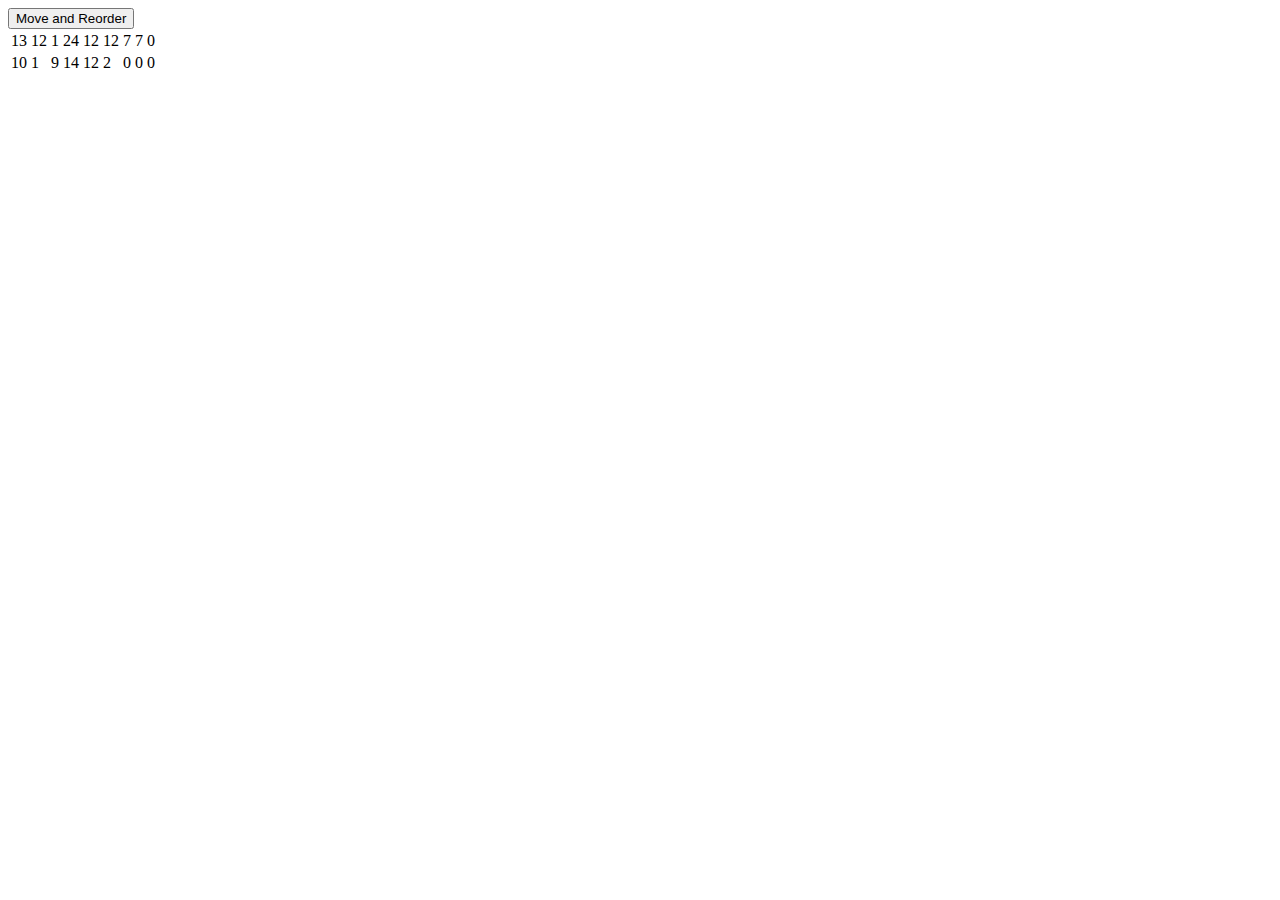
<file: prueba.html>
<!DOCTYPE html>
<html lang="en">
<head>
<meta charset="UTF-8">
<meta name="viewport" content="width=device-width, initial-scale=1.0">
<title>Table Cell Group Reordering</title>
<script>
    function moveAndReorderGroups() {
        var table = document.getElementById("myTable");

        var rows = table.rows;

        // Extract groups of 3 cells starting from the first cell of each row
        var cellGroups = [];
		//var group = [];
        for (var i = 0; i < rows.length; i++) {
            var group = [];
            for (var j = 0; j < 9; j += 3) {
                group.push(rows[i].cells[j]);
                group.push(rows[i].cells[j + 1]);
                group.push(rows[i].cells[j + 2]);
            }
      cellGroups.push(group);      
        }
//cellGroups.push(group);

        // Sort cell groups based on the value of the first cell in each group
       // cellGroups.sort(function(a, b) {
            //var value1 = parseInt(a[0].innerText.toLowerCase());
            //var value2 = parseInt(b[0].innerText.toLowerCase());
            //return value1.localeCompare(value2,undefined,{'numeric':true});
			
			cellGroups.sort(function(a,b){return a - b})
			
			//cellGroups.sort((a,b) => parseInt(a[0].innerText.toLowerCase()) - parseInt(b[0].innerText.toLowerCase()))
	//cellGroups.reverse();
        //}

        // Reorder the table based on the sorted cell groups
        for (var i = 0; i < cellGroups.length; i++) {
            var group = cellGroups[i];
            for (var j = 0; j < group.length; j++) {
                rows[i].appendChild(group[j]);
            }
       }
    }
</script>
</head>
<body>
    <button onclick="moveAndReorderGroups()">Move and Reorder</button>

    <table id="myTable">
        <tr>
            <td>13</td>
            <td>12</td>
            <td>1</td>
            <td>24</td>
            <td>12</td>
            <td>12</td>
            <td>7</td>
            <td>7</td>
            <td>0</td>
        </tr>
        <tr>
            <td>10</td>
            <td>1</td>
            <td>9</td>
            <td>14</td>
            <td>12</td>
            <td>2</td>
            <td>0</td>
            <td>0</td>
            <td>0</td>
        </tr>

    </table>
</body>
</html>
</file>
<file: styles.css>
.container {
  display: flex;
  justify-content: center;
  align-items: center;
   /*height: 100vh;*/
}

.image-container {
  margin: 0 20px; /* Adjust spacing between images */
}

.popup {
  display: none;
  position: fixed;
  top: 50%;
/* left: 110%;*/
  transform: translate(-50%, -50%);
  z-index: 1;
}

.popup img {
  max-width: 90%;
  max-height: 90%;
}
</file>
<file: main.css>
* {
  box-sizing: border-box;
}

section {
  position: relative;
  width: 606px;
  margin: 0 auto;
  z-index: 0;
  color: white;
}

section:after {
  position: absolute;
  left: 0;
  top: 38px;
  width: 100%;
  font-size: 1.8em;
  text-align: center;
  background-color: #5E6B7F;
  padding: 40px 0;
}

#butcustom1 {
  cursor: pointer;
  width: 99px;
  display: inline-block;
  background-color: #5E6B7F;
  color: white;
  text-align: center;
  transition: .40s ease;
  border: none;
  padding: 10px;
  border-radius: 12px 12px 0 0;
}

#butcustom0 {
  cursor: pointer;
  width: 99px;
  display: inline-block;
  background-color: #5E6B7F;
  color: white;
  text-align: center;
  transition: .40s ease;
  border: none;
  padding: 10px;
  border-radius: 12px 12px 0 0;
}

#butcustom2 {
  cursor: pointer;
  width: 99px;
  //display: inline-block;
  background-color: silver;
  color: red;
  text-align: center;
  margin: 0 0 0 45%;
  transition: .50s ease;
  border-radius: 5px 5px 5px 5px;
}


#butcustom0:focus {
  //background-color:green;
  outline: none;
}

#butcustom1:focus {
  //background-color:green;
  outline: none;
}

#butcustom2:focus {
  outline: none;
  background-color:rgba(255,0,0,0.75) ;
  color:white;
}


#divcustom0 {
  display: inline-block;
}

#divcustom1 {
  display: inline-block;
}






body
{
    font-family: arial;
}

a {
     cursor: pointer;
}

#placeholder {
  height: 120px;
  width: 120px;
  padding: 10px;
  margin: 10px 0px;
  border: 1px solid white;
  background-repeat: no-repeat;
  background-size: cover;
  background-color: transparent;
  border-radius: 10px;  
  font-size:60px;
  cursor:pointer;
 

}

div.filedrag

{
	display: true;
	font-weight: normal;
	width: 110px;
	height:110px;
	text-align: center;
	padding: 1em 0;
	/*margin: 1em 0;*/
	/*color: red;/*#555*/
	text-shadow: -1px 0 black, 0 1px black, 1px 0 black, 0 -1px black;
	border: 1px inset white;/*#555*/
	border-radius: 7px;
	cursor: default;
	text-align:center;
  position: relative;


} 

.estilado{
	
	overflow: hidden;
    height: 74px;
    width: 65px;
    background:  no-repeat right center #5c5c5c;
	
}



.estilado select {
font-size: 40px;
    border-radius: 0;
    border: none;
    background: transparent;
    width: 65px;
    overflow: hidden;
    padding-top: 15px;
    height: 70px;
    color: #ffffff;
    -webkit-appearance: none;
	text-align-last:center;
	cursor:pointer;
}


.estilado option.opciones {
    font-size: 24px;
    padding: 5px;
    background: #5c5c5c;
	

}
	
div.pos{
	position:absolute;
	width:27px;
	height:27px;
	margin-top:-20px;
	margin-left:95px;
	background: #1a1a17;
	
	    border: 1px solid white;
	/*border-radius: 50%;*/
}

div.ranking{
	position:absolute;
	width:30px;
	height:30px;
	margin-top:-120px;
	margin-left:-10px;
	background: purple;
	border-radius: 50%;
}

div.rankingRank{
	display: table-cell;
    vertical-align: middle;
    text-align: center;
    font-size: 20px;
	color: white;
    width: 50px;
    height: 50px;
    border-radius: 50%;
	background: purple;
}


div.ranking p{
	text-align:center;
	font-size: 18px;
	margin-top:5px;
	font-color:white;

}

div.pos p{
	text-align:center;
	font-size: 13px;
	margin-top:5px;
	font-color:white;

}


.mytable2{
	
display: inline-block;
}


.tagged{
  position: relative;
  top: 0;
  left: 0;
  	width: 100%;
	height: 100%;
	object-fit: contain;	
}

.tag{
  position: absolute;
  top: 20%;
  left: 20%;
  	width: 70%;
	height: 70%;
	object-fit: contain;	
	opacity: 0.7;
}



}

div.filedrag.hover
{
	color: #f00;
	border-color: #f00;
	border-style: solid;
	box-shadow: inset 0 3px 4px #888;
}






label.fnorm{
	color: #6fe8f0;/*#555*/
	text-shadow: -1px 0 black, 0 1px black, 1px 0 black, 0 -1px black;	
	font-weight: bold;

}
input.fnorm{
	width: 30px;	
	color: black;/*#555*/
	border: 2px  black;/*#555*/
	border-style: solid;
	font-weight: bold;
	
	
}




label.fporz{
	color: #86ef6f;/*#555*/
	text-shadow: -1px 0 black, 0 1px black, 1px 0 black, 0 -1px black;	
	font-weight: bold;

}
input.fporz{
	width: 30px;	
	color: black;/*#555*/
	border: 2px  black;/*#555*/
	border-style: solid;
	font-weight: bold;
	
	
}


label.fmamb{
	color: #ef6f6f;/*#555*/
	text-shadow: -1px 0 black, 0 1px black, 1px 0 black, 0 -1px black;	
	font-weight: bold;

}
input.fmamb{
	width: 30px;	
	color: black;/*#555*/
	border: 2px  black;/*#555*/
	border-style: solid;
	font-weight: bold;
	
	
}


label.fmult{
	color: #fff200;/*#555*/
	text-shadow: -1px 0 black, 0 1px black, 1px 0 black, 0 -1px black;	
	font-weight: bold;

}
input.fmult{
	width: 30px;	
	color: black;/*#555*/
	border: 2px  black;/*#555*/
	border-style: solid;
	font-weight: bold;
	
	
}

p.puntos1{
	color:#fff200;
	text-shadow: -1px 0 black, 0 1px black, 1px 0 black, 0 -1px black;
	border: 2px  black;/*#555*/
	font-weight: bold;
	
	
}

td.puntos1{

	border: 2px  white;/*#555*/
	color:#fff200;
	text-shadow: -1px 0 black, 0 1px black, 1px 0 black, 0 -1px black;
	font-size:35;
	font-weight:bold;
	margin:19% 0 0 0;	
	padding-left: 5px;	
}

p.puntos2{
	color:#fff200;
	text-shadow: -1px 0 black, 0 1px black, 1px 0 black, 0 -1px black;	
	border: 2px  black;/*#555*/
	font-weight: bold;
	
	
}

td.puntos2{

	border: 2px  white;/*#555*/
	text-shadow: -1px 0 black, 0 1px black, 1px 0 black, 0 -1px black;	
	color:#fff200;
	font-size:35;
	font-weight:bold;
	padding-left: 5px;		
	
}




p.puntos3{
	color:#fff200;
	border: 2px  black;/*#555*/
	text-shadow: -1px 0 black, 0 1px black, 1px 0 black, 0 -1px black;	
	font-weight: bold;
	
	
}

td.puntos3{

	border: 2px  white;/*#555*/
	color:#fff200;
	text-shadow: -1px 0 black, 0 1px black, 1px 0 black, 0 -1px black;	
	font-size:35;
	font-weight:bold;
	padding-left: 5px;		
	
}


.puntos4cont{
	visibility:hidden;
	
	
}

p.puntos4{
	color:#fff200;
	border: 2px  black;/*#555*/
	text-shadow: -1px 0 black, 0 1px black, 1px 0 black, 0 -1px black;	
	font-weight: bold;
	
	
}

td.puntos4{
		visibility:hidden;


	border: 2px  white;/*#555*/
	text-shadow: -1px 0 black, 0 1px black, 1px 0 black, 0 -1px black;	
	color:#fff200;
	font-size:35;
	font-weight:bold;
	padding-left: 5px;			
	
}



img {
    max-width: 100%;
    max-height: 100%;
	object-fit: cover;
}

button.edit4{
		visibility:hidden;
}



/* Sets the background image for the wheel */
td.the_wheel
{
	margin-right: 0px;
	margin-left: 0px;
	width:400px;
	/*background-image: url(./wheel_back.png);
	background-size:300px;
    background-position: top-left;*/
    background-repeat: no-repeat;
}

table.juegoimgs{
		margin-left: 0px;
		margin-top:  8px;
}


/* Do some css reset on selected elements */
h1, p
{
    margin: 0;
}

div.power_controls
{
    margin-right:0px;

}

div.html5_logo
{
    margin-left:70px;
}

/* Styles for the power selection controls */
table.power
{
    background-color: #cccccc;
    cursor: pointer;
	width:150px;
    border:1px solid #333333;
}

table.power th
{
    background-color: white;
    cursor: default;
}


table.tokentable{
	background-color:transparent ;
	
}

table.tokentable.invitado
{
    background-color: #000000;
    cursor: default;
}

table.tokentable.tapon
{
    background-color: #000000;
    cursor: default;
}

#invitado
{
	color:#ffffff;
    background-color: #000000;
    cursor: default;
}


#visage
{
	color:#ffffff;
    background-color: #000000;
    cursor: default;
}

#bote
{
	color:#ffffff;
    background-color: #000000;
    cursor: default;
}

#tapon
{
	color:#ffffff;
    background-color: #000000;
    cursor: default;
}

p.posi
{
	width: 90px;
    overflow: hidden;
	display: inline-block;
	font-size:34;
	color:green;
	font-weight:bold;
	-webkit-text-stroke: 1px BLACK;

}


td.pw1
{
    background-color: #6fe8f0;
		font-weight:bold;

}

td.pw2
{
    background-color: #86ef6f;
		font-weight:bold;

}

td.pw3
{
    background-color: #ef6f6f;
		font-weight:bold;

}

td.pw0
{
    background-color: #FF33EC;
		font-weight:bold;

}



/* Style applied to the spin button once a power has been selected */
img.clickable
{
    cursor: pointer;

}

#spin_button:active {
  /* Start the shake animation and make the animation last for 0.5 seconds */
  animation: shake 0.5s;
animation-delay: 0.5s;  

  /* When the animation is finished, start again */
  animation-iteration-count: infinite;
}

@keyframes shake {
  0% { transform: translate(1px, 1px) rotate(0deg); }
  10% { transform: translate(-1px, -2px) rotate(-1deg); }
  20% { transform: translate(-3px, 0px) rotate(1deg); }
  30% { transform: translate(3px, 2px) rotate(0deg); }
  40% { transform: translate(1px, -1px) rotate(1deg); }
  50% { transform: translate(-1px, 2px) rotate(-1deg); }
  60% { transform: translate(-3px, 1px) rotate(0deg); }
  70% { transform: translate(3px, 1px) rotate(-1deg); }
  80% { transform: translate(-1px, -1px) rotate(1deg); }
  90% { transform: translate(1px, 2px) rotate(0deg); }
  100% { transform: translate(1px, -2px) rotate(-1deg); }
}


/* Other misc styles */
.margin_bottom
{
    margin-bottom: 5px;
}
/* Create two equal columns that floats next to each other */
.column {
  float: left;
  width: 50%;
  padding: 0px;
}
.column2 {
  float: left;
  width: 50%;
  padding: 0px;
}

/* Clear floats after the columns */
.row:after {
  content: "";
  display: table;
  clear: both;
}


.blink {
	width: 30px;	
	border: 2px  black;/*#555*/
	font-weight: bold;
	-webkit-animation: blink 1.75s linear;
	 animation: blink 1.75s linear;
	 animation-iteration-count: infinite;	 
}

@keyframes blink {
	0% { opacity: 1; background: green;}
	50% { opacity: 1; background: green; }
	100% { opacity: 1; background: white; }
}


.blink2 {
	width: 30px;	
	border: 2px  black;/*#555*/
	font-weight: bold;
	-webkit-animation: blink 1.75s linear;
	 animation: blink 1.75s linear;
	 animation-iteration-count: infinite;	 
}

@keyframes blink2 {
	0% { opacity: 1; background: green; }
	50% { opacity: 1; background: green; }
	100% { opacity: 1; background: white; }
}

.blink3 {
	width: 30px;	
	border: 2px  black;/*#555*/
	font-weight: bold;
	-webkit-animation: blink 1.75s linear;
	 animation: blink 1.75s linear;
	 animation-iteration-count: infinite;	 
}

@keyframes blink3 {
	0% { opacity: 1; background: green;}
	50% { opacity: 1; background: green; }
	100% { opacity: 1; background: white; }
}

.magnifier-thumb-wrapper {
    position: relative;
    display: block;
    top: 0;
    left: 0
}

.magnifier-lens {
    position: absolute;
    border: solid 1px #ccc;
    z-index: 1000;
    top: 0;
    left: 0;
    overflow: hidden
}

.magnifier-loader {
    position: absolute;
    top: 0;
    left: 0;
    border: solid 1px #ccc;
    color: #fff;
    text-align: center;
    background: transparent;
    background: rgba(50, 50, 50, 0.5);
    z-index: 1000;
    -ms-filter: "progid:DXImageTransform.Microsoft.gradient(startColorstr=#7F323232,endColorstr=#7F323232)";
    filter: progid:DXImageTransform.Microsoft.gradient(startColorstr=#7F323232,endColorstr=#7F323232)
}

.magnifier-loader-text {
    font: 13px Arial;
    margin-top: 10px
}

.magnifier-large {
    position: absolute;
    z-index: 100
}

.magnifier-preview {
    padding: 0;
    width: 100%;
    height: 150px;
    position: relative;
    overflow: hidden
}

.magnifier-preview img {
    position: absolute;
    top: 0;
    left: 0
}

.opaque {
    opacity: .5;
    filter: alpha(opacity=50);
    -ms-filter: progid:DXImageTransform.Microsoft.Alpha(Opacity=50)
}

.hidden {
    display: none
}

.canvas{
	    margin-left: 10;
}
#save1{
	
  background-repeat: no-repeat;
  background-size: cover;
  background-color: transparent;	
  height: 30px;
  width: 30px;
  border: 1px solid green;
  background-color: transparent;
  border-radius: 5px;  
  cursor:pointer;	
}
#save2{
	
  background-repeat: no-repeat;
  background-size: cover;
  background-color: transparent;	
  height: 30px;
  width: 30px;
  border: 1px solid green;
  background-color: transparent;
  border-radius: 5px;  
  cursor:pointer;	
}
#save3{
	
  background-repeat: no-repeat;
  background-size: cover;
  background-color: transparent;	
  height: 30px;
  width: 30px;
  border: 1px solid green;
  background-color: transparent;
  border-radius: 5px;  
  cursor:pointer;	
}
#save4{
	
  background-repeat: no-repeat;
  background-size: cover;
  background-color: transparent;	
  height: 30px;
  width: 30px;
  border: 1px solid green;
  background-color: transparent;
  border-radius: 5px;  
  cursor:pointer;	
}

#edit0{
 margin-top: 0px;
  margin: 10px;
  background-repeat: no-repeat;
  background-size: cover;
  background-color: transparent;	
  height: 50px;
  width: 50px;
  border: 1px solid red;
  border-radius: 5px;  
  cursor:pointer;
  
}

#editv{
  margin-top: 0px;
  margin: 10px;
  text-shadow: -1px 0 black, 0 1px black, 1px 0 black, 0 -1px black;	
  background-repeat: no-repeat;
  background-size:  100% 100%;
  background-color: white;	
  height: 50px;
  width: 50px;
  border: 1px solid red;
  border-radius: 5px;  
  cursor:pointer;
  font-weight:bold;
  
}

#edit001{
 margin-top: 0px;
  margin: 5px;
  background-repeat: no-repeat;
  background-size: cover;
  background-color: transparent;	
  height: 35px;
  width: 35px;
  border: 1px solid red;
  border-radius: 5px;  
  cursor:pointer;
  
}
#edit002{
 margin-top: 0px;
  margin: 5px;
  background-repeat: no-repeat;
  background-size: cover;
  background-color: transparent;	
  height: 35px;
  width: 35px;
  border: 1px solid red;
  border-radius: 5px;  
  cursor:pointer;
  
}
#edit003{
 margin-top: 0px;
  margin: 5px;
  background-repeat: no-repeat;
  background-size: cover;
  background-color: transparent;	
  height: 35px;
  width: 35px;
  border: 1px solid red;
  border-radius: 5px;  
  cursor:pointer;
  
}
#edit004{
 margin-top: 0px;
  margin: 5px;
  background-repeat: no-repeat;
  background-size: cover;
  background-color: transparent;	
  height: 35px;
  width: 35px;
  border: 1px solid red;
  border-radius: 5px;  
  cursor:pointer;
  
}
#edit005{
 margin-top: 0px;
  margin: 5px;
  background-repeat: no-repeat;
  background-size: cover;
  background-color: transparent;	
  height: 35px;
  width: 35px;
  border: 1px solid red;
  border-radius: 5px;  
  cursor:pointer;
  
}
#edit1{
  margin: 10px;
  background-repeat: no-repeat;
  background-size: cover;
  background-color: black;	
  height: 30px;
  width: 30px;
  border: 1px solid red;
  border-radius: 5px;  
  cursor:pointer;
  
}
#edit2{
  margin: 10px;
  background-repeat: no-repeat;
  background-size: cover;
  background-color: black;	
  height: 30px;
  width: 30px;
  border: 1px solid red;
  border-radius: 5px;  
  cursor:pointer;
  
}
#edit3{
  margin: 10px;
  background-repeat: no-repeat;
  background-size: cover;
  background-color: black;	
  height: 30px;
  width: 30px;
  border: 1px solid red;
  border-radius: 5px;  
  cursor:pointer;
  
}
#edit4{
  margin: 10px;
  background-repeat: no-repeat;
  background-size: cover;
  background-color: black;	
  height: 30px;
  width: 30px;
  border: 1px solid red;
  border-radius: 5px;  
  cursor:pointer;
  
}
</file>
<file: resources/w2ui-2.0.min.css>
/* w2ui 2.0.0 (4/26/2023, 10:40:17 AM) (c) http://w2ui.com, vitmalina@gmail.com */
@font-face{font-family:w2ui-font;src:url("[data-uri]") format("woff");font-weight:400;font-style:normal}[class*=" w2ui-icon-"]:before,[class^=w2ui-icon-]:before{font-family:w2ui-font;display:block;vertical-align:middle;line-height:1;font-weight:400;font-style:normal;speak:none;text-decoration:inherit;text-transform:none;text-rendering:optimizeLegibility;-webkit-font-smoothing:antialiased;-moz-osx-font-smoothing:grayscale}.w2ui-icon-box:before{content:"A"}.w2ui-icon-check:before{content:"B"}.w2ui-icon-colors:before{content:"C"}.w2ui-icon-columns:before{content:"D"}.w2ui-icon-cross:before{content:"E"}.w2ui-icon-drop:before{content:"F"}.w2ui-icon-empty:before{content:"G"}.w2ui-icon-info:before{content:"H"}.w2ui-icon-paste:before{content:"I"}.w2ui-icon-pencil:before{content:"J"}.w2ui-icon-plus:before{content:"K"}.w2ui-icon-reload:before{content:"L"}.w2ui-icon-search:before{content:"M"}.w2ui-icon-settings:before{content:"N"}@font-face{font-family:OpenSans;src:url("[data-uri]") format("truetype");font-weight:400;font-style:normal}.w2ui-reset{-webkit-box-sizing:border-box;-moz-box-sizing:border-box;-ms-box-sizing:border-box;-o-box-sizing:border-box;box-sizing:border-box;font-family:OpenSans;font-size:12px}.w2ui-reset *{color:default;line-height:100%;-webkit-box-sizing:border-box;-moz-box-sizing:border-box;-ms-box-sizing:border-box;-o-box-sizing:border-box;box-sizing:border-box;margin:0;padding:0}.w2ui-reset table{max-width:none;background-color:transparent;border-collapse:separate;border-spacing:0;border:none}.w2ui-reset table tr td,.w2ui-reset table tr th{font-family:OpenSans;font-size:12px}.w2ui-reset input:not([type=button]):not([type=submit]):not([type=checkbox]):not([type=radio]),.w2ui-reset select,.w2ui-reset textarea{display:inline-block;width:auto;height:auto;vertical-align:baseline;padding:6px;margin:0;font-size:12px;background-color:#f8fafa;border:1px solid #e0e0e0}.w2ui-reset input:not([type=button]):not([type=submit]):not([type=checkbox]):not([type=radio]):focus,.w2ui-reset select:focus,.w2ui-reset textarea:focus{background-color:#fff}.w2ui-reset select{padding:5px;height:26px;font-size:12px}.w2ui-centered{position:absolute;left:0;right:0;top:0;bottom:0;display:flex;flex-wrap:wrap;align-items:center;justify-content:center;text-align:center;padding:10px}.w2ui-disabled,.w2ui-readonly{background-color:#f1f1f1;color:#777}div[contenteditable].w2ui-focus,input.w2ui-focus:not(button),select.w2ui-focus,textarea.w2ui-focus{outline-style:auto;outline-color:#72b2ff}div.w2ui-input:focus,select.w2ui-input:focus{outline-color:#72b2ff}input:not([type=button]):not([type=submit]).w2ui-input,textarea.w2ui-input{padding:6px;border:1px solid #e0e0e0;border-radius:3px;color:#000;background-color:#f8fafa;line-height:normal}input:not([type=button]):not([type=submit]).w2ui-input:focus,textarea.w2ui-input:focus{outline-color:#72b2ff;background-color:#fff}input:not([type=button]):not([type=submit]).w2ui-input:disabled,input:not([type=button]):not([type=submit]).w2ui-input[readonly],textarea.w2ui-input:disabled,textarea.w2ui-input[readonly]{background-color:#f1f1f1;color:#777}select.w2ui-input{color:#000;padding:0 20px 0 7px;line-height:1.8;border-radius:3px;border:1px solid #e0e0e0;-webkit-appearance:none;background-image:url([data-uri]),linear-gradient(to bottom,#f8f8f8 20%,#f8f8f8 50%,#f8f8f8 52%,#f8f8f8 100%);background-size:17px 6px,100% 100%;background-position:right center,left top;background-repeat:no-repeat,no-repeat}.w2ui-icon-expand:before{position:relative;top:1px;left:1px;content:' ';width:5px;height:5px;border:2px solid rgba(150,150,150,.8);border-bottom:0;border-left:0;transform:rotateZ(45deg)}.w2ui-icon-collapse:before{position:relative;top:-1px;left:3px;content:' ';width:5px;height:5px;border:2px solid rgba(150,150,150,.8);border-bottom:0;border-left:0;transform:rotateZ(135deg)}input[type=checkbox].w2ui-toggle{position:absolute;opacity:0;width:46px;height:22px;padding:0;margin:0;margin-left:2px}input[type=checkbox].w2ui-toggle:focus{box-shadow:0 0 1px 2px #a8cfff}input[type=checkbox].w2ui-toggle+div{display:inline-block;width:46px;height:22px;border:1px solid #bbb;border-radius:30px;background-color:#eee;transition-duration:.3s;transition-property:background-color,box-shadow;box-shadow:inset 0 0 0 0 rgba(0,0,0,.4);margin-left:2px}input[type=checkbox].w2ui-toggle.w2ui-small+div{width:30px;height:16px}input[type=checkbox].w2ui-toggle:focus+div{box-shadow:0 0 3px 2px #91baed}input[type=checkbox].w2ui-toggle:disabled+div{opacity:.3}input[type=checkbox].w2ui-toggle+div>div{float:left;width:22px;height:22px;border-radius:inherit;background:#f5f5f5;transition-duration:.3s;transition-property:transform,background-color,box-shadow;box-shadow:0 0 1px #323232,0 0 0 1px rgba(200,200,200,.6);pointer-events:none;margin-top:-1px;margin-left:-1px}input[type=checkbox].w2ui-toggle.w2ui-small+div>div{width:16px;height:16px}input[type=checkbox].w2ui-toggle:checked+div>div{transform:translate3d(24px,0,0);background-color:#fff}input[type=checkbox].w2ui-toggle.w2ui-small:checked+div>div{transform:translate3d(14px,0,0)}input[type=checkbox].w2ui-toggle:focus{outline:0}input[type=checkbox].w2ui-toggle:checked+div{border:1px solid #206fad;box-shadow:inset 0 0 0 12px #35a6eb}input[type=checkbox].w2ui-toggle:checked:focus+div{box-shadow:0 0 3px 2px #91baed,inset 0 0 0 12px #35a6eb}input[type=checkbox].w2ui-toggle:checked+div>div{box-shadow:0 2px 5px rgba(0,0,0,.3),0 0 0 1px #206fad}input[type=checkbox].w2ui-toggle.green:checked+div{border:1px solid #00a23f;box-shadow:inset 0 0 0 12px #54b350}input[type=checkbox].w2ui-toggle.green:checked:focus+div{box-shadow:0 0 3px 2px #91baed,inset 0 0 0 12px #54b350}input[type=checkbox].w2ui-toggle.green:checked+div>div{box-shadow:0 2px 5px rgba(0,0,0,.3),0 0 0 1px #00a23f}.w2ui-marker{background-color:rgba(214,161,252,.5)}.w2ui-spinner{display:inline-block;background-size:100%;background-repeat:no-repeat;background-image:url([data-uri])}.w2ui-icon{background-repeat:no-repeat;height:16px;width:16px;overflow:hidden;margin:2px 2px;display:inline-block}.w2ui-icon.icon-folder{background:url([data-uri]) no-repeat center}.w2ui-icon.icon-page{background:url([data-uri]) no-repeat center}.w2ui-lock{display:none;position:absolute;z-index:1400;top:0;left:0;width:100%;height:100%;opacity:.15;background-color:#333}.w2ui-lock-msg{display:none;position:absolute;z-index:1400;top:50%;left:50%;transform:translateX(-50%) translateY(-50%);min-width:100px;max-width:95%;padding:30px;white-space:nowrap;text-overflow:ellipsis;overflow:hidden;font-size:13px;font-family:OpenSans;opacity:.8;background-color:#555;color:#fff;text-align:center;border-radius:5px;border:2px solid #444}.w2ui-lock-msg .w2ui-spinner{display:inline-block;width:24px;height:24px;margin:-3px 8px -7px -10px}.w2ui-scroll-wrapper{overflow:hidden}.w2ui-scroll-left,.w2ui-scroll-right{top:0;width:18px;height:100%;cursor:default;z-index:10;display:none;position:absolute}.w2ui-scroll-left:hover,.w2ui-scroll-right:hover{background-color:#ddd}.w2ui-scroll-left{left:0;box-shadow:0 0 7px #5f5f5f;background:#f7f7f7 url([data-uri]) center center no-repeat;background-size:15px 12px}.w2ui-scroll-right{right:0;box-shadow:0 0 7px #5f5f5f;background:#f7f7f7 url([data-uri]) center center no-repeat;background-size:15px 13px}#w2ui-notify{position:absolute;display:flex;flex-direction:column;align-items:center;left:0;right:0;bottom:15px;z-index:10000;overflow:hidden}#w2ui-notify>div{position:relative;background-color:#292828ba;color:#fff;padding:8px 44px 8px 16px;border-radius:4px;box-shadow:3px 3px 10px #9c9c9c;max-height:76px;min-width:100px;max-width:800px;font-size:16px;text-shadow:1px 0 0 #000}#w2ui-notify>div a{color:#6cd0e8;text-decoration:none;cursor:pointer}#w2ui-notify>div a:hover{color:#a2f0ff}#w2ui-notify>div span.w2ui-notify-close{padding:6px 6px;border-radius:3px;font-size:13px;color:#c3c3c3;position:absolute;right:5px;top:5px}#w2ui-notify>div span.w2ui-notify-close:hover{background-color:#807e7e;color:#fff}#w2ui-notify>div.w2ui-notify-error{text-shadow:none;background-color:rgba(255,0,0,.8)}#w2ui-notify>div.w2ui-notify-error .w2ui-notify-close{color:#fff}#w2ui-notify>div.w2ui-notify-error .w2ui-notify-close:hover{background-color:#fcadad;color:rgba(255,0,0,.8)}button.w2ui-btn,input[type=button].w2ui-btn{position:relative;display:inline-block;border-radius:14px;margin:0 3px;padding:6px 12px;color:#666;font-size:12px;border:1px solid transparent;background-image:linear-gradient(#e8e8ee 0,#e8e8ee 100%);outline:0;box-shadow:0 1px 0 #fff;cursor:default;min-width:75px;line-height:110%;-webkit-user-select:none;-moz-user-select:none;-ms-user-select:none;-o-user-select:none;user-select:none;-webkit-tap-highlight-color:transparent}button.w2ui-btn:hover,input[type=button].w2ui-btn:hover{text-decoration:none;background-image:linear-gradient(#ddd 0,#ddd 100%);color:#333}button.w2ui-btn.clicked,button.w2ui-btn:active,input[type=button].w2ui-btn.clicked,input[type=button].w2ui-btn:active{background-image:linear-gradient(#ccc 0,#ccc 100%);text-shadow:1px 1px 1px #eee}button.w2ui-btn:focus:before,input[type=button].w2ui-btn:focus:before{content:"";border:1px dashed #aaa;border-radius:15px;position:absolute;top:2px;bottom:2px;left:2px;right:2px;pointer-events:none}button.w2ui-btn-blue,input[type=button].w2ui-btn-blue{color:#fff;background-image:linear-gradient(#269df0 0,#269df0 100%);border:1px solid #269df0;text-shadow:0 0 1px #111}button.w2ui-btn-blue:hover,input[type=button].w2ui-btn-blue:hover{color:#fff;background-image:linear-gradient(#2391dd 0,#2391dd 100%);border:1px solid #2391dd;text-shadow:0 0 1px #111}button.w2ui-btn-blue.clicked,button.w2ui-btn-blue:active,input[type=button].w2ui-btn-blue.clicked,input[type=button].w2ui-btn-blue:active{color:#fff;background-image:linear-gradient(#1e83c9 0,#1e83c9 100%);border:1px solid #1268a6;text-shadow:0 0 1px #111}button.w2ui-btn-blue:focus:before,input[type=button].w2ui-btn-blue:focus:before{border:1px dashed #e8e8e8}button.w2ui-btn-green,input[type=button].w2ui-btn-green{color:#fff;background-image:linear-gradient(#52a452 0,#52a452 100%);border:1px solid #52a452;text-shadow:0 0 1px #111}button.w2ui-btn-green:hover,input[type=button].w2ui-btn-green:hover{color:#fff;background-image:linear-gradient(#3f8f3d 0,#3f8f3d 100%);border:1px solid #3f8f3d;text-shadow:0 0 1px #111}button.w2ui-btn-green.clicked,button.w2ui-btn-green:active,input[type=button].w2ui-btn-green.clicked,input[type=button].w2ui-btn-green:active{color:#fff;background-image:linear-gradient(#377d36 0,#377d36 100%);border:1px solid #555;text-shadow:0 0 1px #111}button.w2ui-btn-green:focus:before,input[type=button].w2ui-btn-green:focus:before{border:1px dashed #e8e8e8}button.w2ui-btn-orange,input[type=button].w2ui-btn-orange{color:#fff;background-image:linear-gradient(#fb8822 0,#fb8822 100%);border:1px solid #fb8822;text-shadow:0 0 1px #111}button.w2ui-btn-orange:hover,input[type=button].w2ui-btn-orange:hover{color:#fff;background-image:linear-gradient(#f1731f 0,#f1731f 100%);border:1px solid #f1731f;text-shadow:0 0 1px #111}button.w2ui-btn-orange.clicked,button.w2ui-btn-orange:active,input[type=button].w2ui-btn-orange.clicked,input[type=button].w2ui-btn-orange:active{color:#fff;border:1px solid #666;background-image:linear-gradient(#b98747 0,#b98747 100%);text-shadow:0 0 1px #111}button.w2ui-btn-orange:focus:before,input[type=button].w2ui-btn-orange:focus:before{border:1px dashed #f9f9f9}button.w2ui-btn-red,input[type=button].w2ui-btn-red{color:#fff;background-image:linear-gradient(#f9585a 0,#f9585a 100%);border:1px solid #f9585a;text-shadow:0 0 1px #111}button.w2ui-btn-red:hover,input[type=button].w2ui-btn-red:hover{color:#fff;background-image:linear-gradient(#de4446 0,#de4446 100%);border:1px solid #de4446;text-shadow:0 0 1px #111}button.w2ui-btn-red.clicked,button.w2ui-btn-red:active,input[type=button].w2ui-btn-red.clicked,input[type=button].w2ui-btn-red:active{color:#fff;border:1px solid #861c1e;background-image:linear-gradient(#9c2123 0,#9c2123 100%);text-shadow:0 0 1px #111}button.w2ui-btn-red:focus:before,input[type=button].w2ui-btn-red:focus:before{border:1px dashed #ddd}button.w2ui-btn-small,input[type=button].w2ui-btn-small{padding:5px;border-radius:4px;margin:0;min-width:0}button.w2ui-btn-small:focus:before,input[type=button].w2ui-btn-small:focus:before{border-radius:2px;top:2px;bottom:2px;left:2px;right:2px}button.w2ui-btn:disabled,input[type=button].w2ui-btn:disabled{border:1px solid #e6e6e6;background:#f7f7f7;color:#bdbcbc;text-shadow:none}.w2ui-overlay{--tip-size:8px;position:fixed;z-index:1700;opacity:0;transition:opacity .1s;border-radius:4px}.w2ui-overlay *{box-sizing:border-box}.w2ui-overlay .w2ui-overlay-body{display:inline-block;border:1px solid #474747;border-radius:4px;padding:4px 8px;margin:0;font-size:12px;font-family:OpenSans;color:#fff;text-shadow:0 1px 1px #4a4a4a;background-color:#777;line-height:1.4;letter-spacing:.1px;overflow:auto}.w2ui-overlay .w2ui-overlay-body.w2ui-light{color:#3c3c3c;text-shadow:none;background-color:#fffde9;border:1px solid #d2d2d2;box-shadow:0 1px 1px 1px #fff}.w2ui-overlay .w2ui-overlay-body.w2ui-white{color:#3c3c3c;text-shadow:none;background-color:#fafafa;border:1px solid #cccace;box-shadow:0 0 1px 1px #fff}.w2ui-overlay .w2ui-overlay-body.w2ui-arrow-right:before{content:"";position:absolute;left:calc(var(--tip-size,8px) * -.5 - 1px);top:calc(50% - 1px);transform:rotate(-45deg) translateY(-50%);transform-origin:top center;margin:0;border:inherit;border-color:inherit;background-color:inherit;width:var(--tip-size,8px);height:var(--tip-size,8px);border-bottom-right-radius:200px;border-bottom-width:0;border-right-width:0}.w2ui-overlay .w2ui-overlay-body.w2ui-arrow-left:after{content:"";position:absolute;right:calc(var(--tip-size,8px) * -.5 - 1px);top:calc(50% - 1px);transform:rotate(135deg) translateY(-50%);transform-origin:top center;margin:0;border:inherit;border-color:inherit;background-color:inherit;width:var(--tip-size,8px);height:var(--tip-size,8px);border-bottom-right-radius:200px;border-bottom-width:0;border-right-width:0}.w2ui-overlay .w2ui-overlay-body.w2ui-arrow-top:before{content:"";position:absolute;bottom:calc(var(--tip-size,8px) * -.5 + 3px);left:50%;transform-origin:center left;transform:rotate(-135deg) translateX(-50%);margin:0;border:inherit;border-color:inherit;background-color:inherit;width:var(--tip-size,8px);height:var(--tip-size,8px);border-bottom-right-radius:200px;border-bottom-width:0;border-right-width:0}.w2ui-overlay .w2ui-overlay-body.w2ui-arrow-bottom:after{content:"";position:absolute;top:calc(var(--tip-size,8px) * -.5);left:50%;transform:rotate(45deg) translateX(-50%);transform-origin:center left;margin:0;border:inherit;border-color:inherit;background-color:inherit;width:var(--tip-size,8px);height:var(--tip-size,8px);border-bottom-right-radius:200px;border-bottom-width:0;border-right-width:0}.w2ui-colors{padding:8px;padding-bottom:0;background-color:#fff;border-radius:3px;overflow:hidden;width:270px;height:240px}.w2ui-colors *{-webkit-box-sizing:border-box;-moz-box-sizing:border-box;-ms-box-sizing:border-box;-o-box-sizing:border-box;box-sizing:border-box}.w2ui-colors .w2ui-color-tabs{display:flex;background-color:#f7f7f7;height:34px;margin:14px -8px 0 -8px;border-top:1px solid #d6d6d6}.w2ui-colors .w2ui-color-tabs .w2ui-color-tab{display:inline-block;width:65px;height:32px;border:0;border-top:2px solid transparent;border-radius:1px;margin:-1.5px 4px;text-align:center;font-size:15px;padding-top:4px;color:#7b7b7b}.w2ui-colors .w2ui-color-tabs .w2ui-color-tab:hover{background-color:#e1e1e1}.w2ui-colors .w2ui-color-tabs .w2ui-color-tab.w2ui-selected{border-top-color:#0175ff}.w2ui-colors .w2ui-color-tabs .w2ui-color-tab .w2ui-icon{padding-top:1px;width:30px}.w2ui-colors .w2ui-tab-content.tab-1 .w2ui-color-row{display:flex}.w2ui-colors .w2ui-tab-content.tab-1 .w2ui-color-row .w2ui-color{cursor:default;text-align:center;display:inline-block;width:18px;height:18px;padding:6px;margin:1.5px;border:1px solid transparent}.w2ui-colors .w2ui-tab-content.tab-1 .w2ui-color-row .w2ui-color:hover{outline:1px solid #666;border:1px solid #fff}.w2ui-colors .w2ui-tab-content.tab-1 .w2ui-color-row .w2ui-color.w2ui-no-color{border:1px solid #efefef;background:url([data-uri]) 15px 15px}.w2ui-colors .w2ui-tab-content.tab-1 .w2ui-color-row .w2ui-color.w2ui-selected:before{content:'\2022';position:relative;left:-1px;top:-8px;color:#fff;font-size:14px;text-shadow:0 0 2px #222}.w2ui-colors .w2ui-tab-content.tab-2{height:184px;padding:1px 2px}.w2ui-colors .w2ui-tab-content.tab-2 .palette{position:relative;width:150px;height:125px;outline:1px solid #d2d2d2}.w2ui-colors .w2ui-tab-content.tab-2 .palette .palette-bg{height:100%;background-image:linear-gradient(0deg,#000,rgba(204,154,129,0));pointer-events:none}.w2ui-colors .w2ui-tab-content.tab-2 .rainbow{position:relative;width:150px;height:12px;margin:10px 0 0 0;background:linear-gradient(90deg,red 0,#ff0 17%,#0f0 33%,#0ff 50%,#00f 67%,#f0f 83%,red 100%)}.w2ui-colors .w2ui-tab-content.tab-2 .alpha{position:relative;width:150px;height:12px;margin:20px 0 0 0;background-color:#fff;background-image:linear-gradient(45deg,#bbb 25%,transparent 25%,transparent 75%,#bbb 75%,#bbb),linear-gradient(45deg,#bbb 25%,transparent 25%,transparent 75%,#bbb 75%,#bbb);background-size:12px 12px;background-position:0 0,6px 6px}.w2ui-colors .w2ui-tab-content.tab-2 .alpha .alpha-bg{height:100%;background-image:linear-gradient(90deg,rgba(80,80,80,0) 0,#505050 100%);pointer-events:none}.w2ui-colors .w2ui-tab-content.tab-2 .value1{pointer-events:none;position:absolute;top:0;display:inline-block;width:8px;height:8px;border-radius:10px;border:1px solid #999;outline:1px solid #bbb;background-color:transparent;box-shadow:0 0 1px #fff;transform:translateX(-3px) translateY(-3px)}.w2ui-colors .w2ui-tab-content.tab-2 .value2{pointer-events:none;position:absolute;top:-2px;display:inline-block;width:8px;height:16px;border-radius:2px;border:1px solid #696969;background-color:#fff;box-shadow:0 0 1px #fff;transform:translateX(-1px)}.w2ui-colors .w2ui-tab-content.tab-2 .color-info{float:right;margin-right:-5px}.w2ui-colors .w2ui-tab-content.tab-2 .color-info .color-preview-bg{box-shadow:0 0 1px #c3c3c3;height:40px;background-color:#fff;background-image:linear-gradient(45deg,#bbb 25%,transparent 25%,transparent 75%,#bbb 75%,#bbb),linear-gradient(45deg,#bbb 25%,transparent 25%,transparent 75%,#bbb 75%,#bbb);background-size:16px 16px;background-position:0 0,8px 8px;margin-bottom:10px}.w2ui-colors .w2ui-tab-content.tab-2 .color-info .color-original,.w2ui-colors .w2ui-tab-content.tab-2 .color-info .color-preview{height:40px;width:50px;float:left}.w2ui-colors .w2ui-tab-content.tab-2 .color-info .color-part{padding-top:7px}.w2ui-colors .w2ui-tab-content.tab-2 .color-info .color-part span{display:inline-block;width:8px;margin:2px 1px 2px 5px;color:#666}.w2ui-colors .w2ui-tab-content.tab-2 .color-info .color-part input{font-size:12px;border-radius:2px;border:1px solid #ccc;width:30px;text-align:right;padding:4px;color:#333}.w2ui-colors .w2ui-tab-content.tab-2 .color-info .color-part.opacity{margin:11px 0 0 8px}.w2ui-colors .w2ui-tab-content.tab-2 .color-info .color-part.opacity span{width:42px}.w2ui-colors .w2ui-tab-content.tab-2 .color-info .color-part.opacity input{width:38px;text-align:center}.w2ui-menu-search,.w2ui-menu-top{position:sticky;top:0;background-color:#fff;border-bottom:1px dotted silver}.w2ui-menu-search{padding:6px 4px}.w2ui-menu-search .w2ui-icon{position:absolute;top:11px;left:6px;color:#90819c;font-size:14px}.w2ui-menu-search #menu-search{width:100%;padding:5px 5px 5px 25px}.w2ui-menu{display:block;color:#000;padding:5px 0;border-radius:5px;overflow-x:hidden;cursor:default}.w2ui-menu .w2ui-menu-item{display:flex;align-content:stretch;padding:8px 5px;user-select:none}.w2ui-menu .w2ui-menu-item.w2ui-even{color:inherit;background-color:#fff}.w2ui-menu .w2ui-menu-item.w2ui-odd{color:inherit;background-color:#fbfbfb}.w2ui-menu .w2ui-menu-item:hover{background-color:#f0f3ff}.w2ui-menu .w2ui-menu-item.w2ui-selected{background-color:#e1e7ff}.w2ui-menu .w2ui-menu-item.w2ui-disabled{opacity:.4;color:inherit;background-color:transparent}.w2ui-menu .w2ui-menu-item .menu-icon{flex:none;width:26px;height:16px;padding:0;margin:0}.w2ui-menu .w2ui-menu-item .menu-icon span{width:18px;font-size:14px;color:#8d99a7;display:inline-block;padding-top:1px}.w2ui-menu .w2ui-menu-item .menu-text{flex-grow:1;white-space:nowrap}.w2ui-menu .w2ui-menu-item .menu-extra{flex:none;min-width:10px}.w2ui-menu .w2ui-menu-item .menu-extra span{border:1px solid #f6fcf4;border-radius:20px;width:auto;height:18px;padding:2px 7px;margin:0 0 0 10px;background-color:#f2f8f0;color:#666;box-shadow:0 0 2px #474545;text-shadow:1px 1px 0 #fff}.w2ui-menu .w2ui-menu-item .menu-extra span.hotkey{border:none;border-radius:0;background-color:transparent;color:#888;box-shadow:none;text-shadow:none}.w2ui-menu .w2ui-menu-item .menu-extra span.remove{background-color:transparent;border-color:transparent;box-shadow:none;padding:0 5px;border-radius:3px;position:relative;margin-top:-3px;display:block;height:20px;width:20px;text-align:center;user-select:none}.w2ui-menu .w2ui-menu-item .menu-extra span.remove:hover{background-color:#f9e7e7;color:red}.w2ui-menu .w2ui-menu-item .menu-extra span.remove:active{background-color:#ffd1d1}.w2ui-menu .w2ui-menu-divider{padding:5px}.w2ui-menu .w2ui-menu-divider .line{border-top:1px dotted silver}.w2ui-menu .w2ui-menu-divider.has-text{height:26px;background-color:#fafafa;border-top:1px solid #f2f2f2;border-bottom:1px solid #f2f2f2;text-align:center}.w2ui-menu .w2ui-menu-divider.has-text .line{display:block;margin-top:7px}.w2ui-menu .w2ui-menu-divider.has-text .text{display:inline-block;position:relative;top:-10px;background-color:#fafafa;padding:0 7px;color:#a9a9a9}.w2ui-menu .w2ui-no-items{padding:5px 15px;text-align:center;color:gray}.w2ui-menu .w2ui-no-items .w2ui-spinner{position:relative;left:-2px;margin-bottom:-5px;width:18px;height:18px}.w2ui-menu .w2ui-sub-menu-box{background-color:#fafafd;border-top:1px solid #d6e2e6;border-bottom:1px solid #d6e2e6;padding:0 3px}.w2ui-menu .collapsed .menu-extra span,.w2ui-menu .expanded .menu-extra span{position:relative;border-color:transparent;background-color:transparent;box-shadow:none;padding:0 6px;border-radius:0;margin-left:5px}.w2ui-menu .collapsed .menu-extra span:after,.w2ui-menu .expanded .menu-extra span:after{content:"";position:absolute;border-left:5px solid grey;border-top:5px solid transparent;border-bottom:5px solid transparent;transform:rotateZ(-90deg);pointer-events:none;margin-left:-2px;margin-top:3px}.w2ui-menu .collapsed .menu-extra span:hover,.w2ui-menu .expanded .menu-extra span:hover{border-color:transparent;background-color:transparent}.w2ui-menu .collapsed .menu-extra span:after{transform:rotateZ(90deg)}.w2ui-calendar{margin:0;line-height:1.1;user-select:none}.w2ui-calendar.w2ui-overlay-body{border:1px solid #cccace;color:#3c3c3c;text-shadow:none;background-color:#fff;box-shadow:0 1px 6px 1px #ebeaec}.w2ui-calendar .w2ui-cal-title,.w2ui-calendar .w2ui-time-title{margin:0;padding:7px 2px;background-color:#fafafa;border-top:1px solid #fefefe;border-bottom:1px solid #ddd;color:#555;text-align:center;text-shadow:1px 1px 1px #eee;font-size:16px;cursor:pointer}.w2ui-calendar .w2ui-cal-title .arrow-down,.w2ui-calendar .w2ui-time-title .arrow-down{position:relative;top:-3px;left:5px;opacity:.6}.w2ui-calendar .w2ui-cal-next,.w2ui-calendar .w2ui-cal-previous{width:30px;height:30px;color:#666;border:1px solid transparent;border-radius:3px;padding:7px 5px;margin:-4px 1px 0 1px;cursor:default}.w2ui-calendar .w2ui-cal-next:hover,.w2ui-calendar .w2ui-cal-previous:hover{color:#000;border:1px solid #f5f5f5;background-color:#f9f7f7}.w2ui-calendar .w2ui-cal-next:active,.w2ui-calendar .w2ui-cal-previous:active{color:#000;background-color:#f2f1f4;border:1px solid #e6dbfb}.w2ui-calendar .w2ui-cal-next>div,.w2ui-calendar .w2ui-cal-previous>div{position:absolute;border-left:4px solid #888;border-top:4px solid #888;border-right:4px solid transparent;border-bottom:4px solid transparent;width:0;height:0;padding:0;margin:3px 0 0 0}.w2ui-calendar .w2ui-cal-previous{float:left}.w2ui-calendar .w2ui-cal-previous>div{-webkit-transform:rotate(-45deg);-moz-transform:rotate(-45deg);-ms-transform:rotate(-45deg);-o-transform:rotate(-45deg);transform:rotate(-45deg);margin-left:6px}.w2ui-calendar .w2ui-cal-next{float:right}.w2ui-calendar .w2ui-cal-next>div{-webkit-transform:rotate(135deg);-moz-transform:rotate(135deg);-ms-transform:rotate(135deg);-o-transform:rotate(135deg);transform:rotate(135deg);margin-left:2px;margin-right:2px}.w2ui-calendar .w2ui-cal-jump{display:flex;background-color:#fdfdfd}.w2ui-calendar .w2ui-cal-jump .w2ui-jump-month,.w2ui-calendar .w2ui-cal-jump .w2ui-jump-year{cursor:default;text-align:center;border:1px solid transparent;border-radius:3px;font-size:14px}.w2ui-calendar .w2ui-cal-jump #w2ui-jump-month{width:186px;padding:10px 5px 4px 3px;border-right:1px solid #efefef;display:grid;grid-template-columns:repeat(3,1fr);grid-template-rows:repeat(4,52px);grid-gap:4px}.w2ui-calendar .w2ui-cal-jump #w2ui-jump-month .w2ui-jump-month{padding:15px 0 0 0}.w2ui-calendar .w2ui-cal-jump #w2ui-jump-year{width:90px;height:240px;overflow-x:hidden;overflow-y:auto;margin:0 2px;display:flex;flex-wrap:wrap}.w2ui-calendar .w2ui-cal-jump #w2ui-jump-year .w2ui-jump-year{width:95%;height:30px;padding:5px 0;margin:1px 0}.w2ui-calendar .w2ui-cal-jump .w2ui-jump-month:hover,.w2ui-calendar .w2ui-cal-jump .w2ui-jump-year:hover{color:#000;border:1px solid #f5f5f5;background-color:#f9f7f7}.w2ui-calendar .w2ui-cal-jump .w2ui-jump-month.w2ui-selected,.w2ui-calendar .w2ui-cal-jump .w2ui-jump-year.w2ui-selected{color:#000;background-color:#f2f1f4;border:1px solid #e6dbfb}.w2ui-calendar .w2ui-cal-now{cursor:default;padding:3px;text-align:center;background-color:#f4f4f4;margin:5px;border:1px solid #e5e5e5;border-radius:4px}.w2ui-calendar .w2ui-cal-now:hover{color:#28759e;border:1px solid #c3d6df}.w2ui-calendar .w2ui-cal-days{width:280px;height:240px;padding:2px;display:grid;grid-template-columns:repeat(7,1fr)}.w2ui-calendar .w2ui-cal-days .w2ui-day{border:1px solid #fff;border-radius:3px;color:#000;background-color:#f7f7f7;padding:8px 0 0 0;cursor:default;text-align:center}.w2ui-calendar .w2ui-cal-days .w2ui-day.w2ui-saturday,.w2ui-calendar .w2ui-cal-days .w2ui-day.w2ui-sunday{border:1px solid #fff;color:#c8493b;background-color:#f7f7f7}.w2ui-calendar .w2ui-cal-days .w2ui-day.w2ui-today{background-color:#e2f7cd}.w2ui-calendar .w2ui-cal-days .w2ui-day:hover{background-color:#f2f1f4;border:1px solid #e6dbfb}.w2ui-calendar .w2ui-cal-days .w2ui-day:active{background-color:#eeebf3;border:1px solid #cec2e5}.w2ui-calendar .w2ui-cal-days .w2ui-day.w2ui-selected{border:1px solid #8cb067}.w2ui-calendar .w2ui-cal-days .w2ui-day.w2ui-weekday{text-align:center;background-color:#fff;color:#a99cc2}.w2ui-calendar .w2ui-cal-days .w2ui-day.w2ui-weekday:hover{border:1px solid #fff;background-color:#fff}.w2ui-calendar .w2ui-cal-days .w2ui-day.outside{color:#b5b5b5;background-color:#fff}.w2ui-calendar .w2ui-cal-days .w2ui-day.w2ui-blocked{color:#555;background-color:#fff;border:1px solid #fff}.w2ui-calendar .w2ui-cal-days .w2ui-day.w2ui-blocked:after{content:" ";position:absolute;color:#b3b3b378;font-size:27px;padding:0;font-family:verdana;transform:translate(-15px,15px) rotate(-36deg);border-top:1px solid #c9c2c2;width:24px;transform-origin:top left}.w2ui-cal-time{display:grid;grid-template-columns:repeat(3,1fr);background-color:#fff;cursor:default}.w2ui-cal-time .w2ui-cal-column{width:90px;display:flex;flex-wrap:wrap;padding:4px}.w2ui-cal-time .w2ui-cal-column:nth-child(even){background-color:#fafafa}.w2ui-cal-time .w2ui-cal-column span{width:100%;padding:8px;margin:1px;text-align:center;border:1px solid transparent;border-radius:2px;white-space:nowrap}.w2ui-cal-time .w2ui-cal-column span:hover{background-color:#f2f1f4;border:1px solid #e6dbfb}.w2ui-cal-time .w2ui-cal-column span:active{background-color:#eeebf3;border:1px solid #cec2e5}.w2ui-cal-time .w2ui-cal-column span.w2ui-blocked{pointer-events:none;text-decoration:line-through;color:silver}.w2ui-form{position:relative;color:#000;background-color:#fcfcfb;border:1px solid #e1e1e1;border-radius:3px;padding:0;overflow:hidden}.w2ui-form>.w2ui-form-box{position:absolute;overflow:hidden;top:0;bottom:0;left:0;right:0}.w2ui-form .w2ui-form-header{position:absolute;top:0;left:0;right:0;height:36px;padding:10px;overflow:hidden;font-size:16px;color:#444;background-color:#fff;border-top-left-radius:2px;border-top-right-radius:2px;border-bottom:1px solid #f1f1f1}.w2ui-form .w2ui-form-toolbar{position:absolute;left:0;right:0;margin:0;padding:2px;border-top-left-radius:3px;border-top-right-radius:3px;border-bottom:1px solid #f1f1f1}.w2ui-form .w2ui-form-tabs{position:absolute;left:0;right:0;margin:0;padding:0;height:32px;border-top-left-radius:3px;border-top-right-radius:3px;padding-top:4px;background-color:#fff}.w2ui-form .w2ui-form-tabs .w2ui-tab.active{background-color:#fcfcfb}.w2ui-form .w2ui-page{position:absolute;left:0;right:0;overflow:auto;padding:10px 5px 0 5px;border-left:1px solid inherit;border-right:1px solid inherit;background-color:inherit;border-radius:3px}.w2ui-form .w2ui-column-container{display:flex;padding:0}.w2ui-form .w2ui-column-container .w2ui-column{width:100%}.w2ui-form .w2ui-column-container .w2ui-column.col-0,.w2ui-form .w2ui-column-container .w2ui-column.col-1,.w2ui-form .w2ui-column-container .w2ui-column.col-10,.w2ui-form .w2ui-column-container .w2ui-column.col-2,.w2ui-form .w2ui-column-container .w2ui-column.col-3,.w2ui-form .w2ui-column-container .w2ui-column.col-4,.w2ui-form .w2ui-column-container .w2ui-column.col-5,.w2ui-form .w2ui-column-container .w2ui-column.col-6,.w2ui-form .w2ui-column-container .w2ui-column.col-7,.w2ui-form .w2ui-column-container .w2ui-column.col-8,.w2ui-form .w2ui-column-container .w2ui-column.col-9{padding:0;padding-left:10px}.w2ui-form .w2ui-column-container .w2ui-column.col-0{padding-left:0}.w2ui-form .w2ui-buttons{position:absolute;left:0;right:0;bottom:0;text-align:center;border-top:1px solid #f1f1f1;border-bottom:0 solid #f1f1f1;background-color:#fff;padding:15px 0;border-bottom-left-radius:3px;border-bottom-right-radius:3px}.w2ui-form .w2ui-buttons button,.w2ui-form .w2ui-buttons input[type=button]{min-width:80px;margin-right:5px}.w2ui-form input[type=checkbox]:not(.w2ui-toggle),.w2ui-form input[type=radio]{margin-top:4px;margin-bottom:4px;width:14px;height:14px}.w2ui-group-title{padding:5px 2px 0 5px;color:#656164cc;text-shadow:1px 1px 2px #fdfdfd;font-size:120%}.w2ui-group-fields{background-color:#fff;margin:5px 0 14px 0;padding:10px 5px;border-top:1px dotted #e1e1e1;border-bottom:1px dotted #e1e1e1}.w2ui-field>label{display:block;float:left;margin-top:10px;margin-bottom:0;width:120px;padding:0;white-space:nowrap;overflow:hidden;text-overflow:ellipsis;text-align:right;min-height:20px;color:#666}.w2ui-field>div{margin-bottom:3px;margin-left:128px;padding:4px;min-height:28px;float:none}.w2ui-field.w2ui-required>div{position:relative}.w2ui-field.w2ui-required:not(.w2ui-field-inline)>div::before{content:'*';position:absolute;margin-top:7px;margin-left:-8px;color:red}.w2ui-field.w2ui-required.w2ui-field-inline>div::before{content:''!important}.w2ui-field.w2ui-disabled{opacity:.45;background-color:transparent!important}.w2ui-field.w2ui-disabled input:not([type=button]):not([type=submit]):not([type=checkbox]):not([type=radio]),.w2ui-field.w2ui-disabled select,.w2ui-field.w2ui-disabled textarea{border:1px solid #bdc0c3!important;background-color:#f5f5f5!important}.w2ui-field.w2ui-span-none>label{margin:0;padding:5px 12px 0 4px;display:block;width:98%;text-align:left}.w2ui-field.w2ui-span-none>div{margin-left:0}.w2ui-field.w2ui-span0>label{display:none}.w2ui-field.w2ui-span0>div{margin-left:0}.w2ui-field.w2ui-span1>label{width:20px}.w2ui-field.w2ui-span1>div{margin-left:28px}.w2ui-field.w2ui-span2>label{width:40px}.w2ui-field.w2ui-span2>div{margin-left:48px}.w2ui-field.w2ui-span3>label{width:60px}.w2ui-field.w2ui-span3>div{margin-left:68px}.w2ui-field.w2ui-span4>label{width:80px}.w2ui-field.w2ui-span4>div{margin-left:88px}.w2ui-field.w2ui-span5>label{width:100px}.w2ui-field.w2ui-span5>div{margin-left:108px}.w2ui-field.w2ui-span6>label{width:120px}.w2ui-field.w2ui-span6>div{margin-left:128px}.w2ui-field.w2ui-span7>label{width:140px}.w2ui-field.w2ui-span7>div{margin-left:148px}.w2ui-field.w2ui-span8>label{width:160px}.w2ui-field.w2ui-span8>div{margin-left:168px}.w2ui-field.w2ui-span9>label{width:180px}.w2ui-field.w2ui-span9>div{margin-left:188px}.w2ui-field.w2ui-span10>label{width:200px}.w2ui-field.w2ui-span10>div{margin-left:208px}.w2ui-field.w2ui-field-inline{display:inline}.w2ui-field.w2ui-field-inline>div{display:inline;margin:0;padding:0}.w2ui-field .w2ui-box-label{user-select:none;vertical-align:middle}.w2ui-field .w2ui-box-label input,.w2ui-field .w2ui-box-label span{display:inline-block;vertical-align:middle}.w2ui-field .w2ui-box-label span{padding-left:3px}.w2ui-field .w2ui-box-label input{margin:4px 0 3px 0}input:not([type=button]):not([type=submit]):not([type=checkbox]):not([type=radio]).w2ui-error,textarea.w2ui-error{border:1px solid #ffa8a8;background-color:#fff4eb}.w2field{padding:3px;border-radius:3px;border:1px solid silver}.w2ui-field-helper{position:absolute;display:inline-block;line-height:100%;pointer-events:none;-webkit-user-select:none;-moz-user-select:none;-ms-user-select:none;-o-user-select:none;user-select:none}.w2ui-field-helper .w2ui-field-up{position:absolute;top:0;padding:2px 3px;cursor:pointer;pointer-events:all}.w2ui-field-helper .w2ui-field-down{position:absolute;bottom:0;padding:2px 3px;cursor:pointer;pointer-events:all}.w2ui-field-helper .arrow-up:hover{border-bottom-color:#81c6ff}.w2ui-field-helper .arrow-down:hover{border-top-color:#81c6ff}.w2ui-field-helper .w2ui-icon-search{position:absolute;margin:8px 0 0 -2px;display:none;color:#777;width:21px!important;font-size:13px}.w2ui-field-helper .w2ui-icon-search.show-search{display:block}.w2ui-field-helper.w2ui-list{color:inherit;position:absolute;padding:0;margin:0;min-height:28px;overflow:auto;border:1px solid #e0e0e0;border-radius:3px;font-size:6px;line-height:100%;box-sizing:border-box;pointer-events:all;background-color:#f7fafa}.w2ui-field-helper.w2ui-list.has-focus,.w2ui-field-helper.w2ui-list:focus-within{outline:auto #72b2ff;background-color:#fff}.w2ui-field-helper.w2ui-list input[type=text]{-webkit-box-shadow:none;-moz-box-shadow:none;-ms-box-shadow:none;-o-box-shadow:none;box-shadow:none}.w2ui-field-helper.w2ui-list .w2ui-multi-items{position:absolute;display:inline-block;margin:0;padding:0;pointer-events:none}.w2ui-field-helper.w2ui-list .w2ui-multi-items .li-item{pointer-events:all;float:left;margin:3px 0 0 5px;border-radius:15px;width:auto;padding:3px 24px 1px 12px;border:1px solid #b4d0de;background-color:#eff3f5;white-space:nowrap;cursor:default;font-family:OpenSans;font-size:11px;line-height:100%;height:20px;overflow:hidden;text-overflow:ellipsis;box-sizing:border-box}.w2ui-field-helper.w2ui-list .w2ui-multi-items .li-item:hover{background-color:#d0dbe1}.w2ui-field-helper.w2ui-list .w2ui-multi-items .li-item:last-child{border-radius:0;border:1px solid transparent;background-color:transparent}.w2ui-field-helper.w2ui-list .w2ui-multi-items .li-item:last-child input{padding:1px;padding-top:0;margin:0;border:0;outline:0;height:auto;line-height:100%;font-size:inherit;font-family:inherit;background-color:transparent}.w2ui-field-helper.w2ui-list .w2ui-multi-items .li-item .w2ui-icon{float:left;color:#828aa7;margin:1px 2px 0 -6px}.w2ui-field-helper.w2ui-list .w2ui-multi-items .li-item .w2ui-list-remove{float:right;width:16px;height:16px;margin:-2px -20px 0 0;border-radius:2px;font-size:12px;border:1px solid transparent}.w2ui-field-helper.w2ui-list .w2ui-multi-items .li-item .w2ui-list-remove:hover{background-color:#f6e5e5;border:1px solid #fac2c2;color:red;opacity:1}.w2ui-field-helper.w2ui-list .w2ui-multi-items .li-item .w2ui-list-remove:before{position:relative;display:inline-block;left:4px;opacity:.7;content:'x';line-height:1}.w2ui-field-helper.w2ui-list .w2ui-multi-items .li-item>span.file-size{pointer-events:none;color:#777}.w2ui-field-helper.w2ui-list .w2ui-multi-items .li-search{float:left;margin:0;padding:0}.w2ui-field-helper.w2ui-list .w2ui-multi-items .li-search input[type=text]{pointer-events:all;width:0;height:20px;padding:3px 0 3px 0;margin:3px 0 0 5px;border:0;background-color:transparent}.w2ui-field-helper.w2ui-list .w2ui-multi-items .li-search input[type=text]:focus{outline:0;border:0}.w2ui-field-helper.w2ui-list .w2ui-multi-file{position:absolute;left:0;right:0;top:0;bottom:0}.w2ui-field-helper.w2ui-list.w2ui-readonly .w2ui-multi-items>.li-item:hover{background-color:#eff3f5}.w2ui-field-helper.w2ui-list.w2ui-file-dragover{background-color:#e4ffda;border:1px solid #93e07d}.w2ui-field-helper.w2ui-list .w2ui-enum-placeholder{display:inline;position:absolute;pointer-events:none;color:#999;box-sizing:border-box}.w2ui-overlay .w2ui-file-preview{padding:1px;background-color:#fff}.w2ui-overlay .w2ui-file-info{display:grid;grid-template-columns:1fr 2fr;color:#fff;padding:6px 0}.w2ui-overlay .w2ui-file-info .file-caption{text-align:right;color:silver;padding-right:10px}.w2ui-overlay .w2ui-file-info .file-value{color:#fff}.w2ui-overlay .w2ui-file-info .file-type{max-width:200px;display:block-inline;overflow:hidden;text-overflow:ellipsis;white-space:nowrap}.arrow-up{background:0 0;width:0;height:0;border-left:4px solid transparent;border-right:4px solid transparent;border-bottom:5px solid #777;font-size:0;line-height:0}.arrow-down{background:0 0;width:0;height:0;border-left:4px solid transparent;border-right:4px solid transparent;border-top:5px solid #777;font-size:0;line-height:0}.arrow-left{background:0 0;width:0;height:0;border-bottom:4px solid transparent;border-top:4px solid transparent;border-right:5px solid #777;font-size:0;line-height:0}.arrow-right{background:0 0;width:0;height:0;border-bottom:4px solid transparent;border-top:4px solid transparent;border-left:5px solid #777;font-size:0;line-height:0}.w2ui-select{cursor:default;color:#000!important;background-image:url([data-uri]);background-size:17px 6px;background-position:right center;background-repeat:no-repeat}.w2ui-select.has-focus{outline:auto #72b2ff;background-color:#fff!important}.w2ui-select[disabled],.w2ui-select[readonly]{background-image:none;background-color:#f1f1f1!important;color:#777!important}.w2ui-layout{position:relative;overflow:hidden}.w2ui-layout>div{position:absolute;overflow:hidden;left:0;top:0;right:0;bottom:0}.w2ui-layout>div .w2ui-panel{display:none;position:absolute;z-index:120}.w2ui-layout>div .w2ui-panel .w2ui-panel-title{position:absolute;left:0;top:0;right:0;padding:5px;background-color:#fff;color:#656164cc;border:1px solid #efefef;border-bottom:1px solid #f5f5f5}.w2ui-layout>div .w2ui-panel .w2ui-panel-tabs{position:absolute;left:0;top:0;right:0;z-index:2;display:none;overflow:hidden;background-color:#fff;padding:0}.w2ui-layout>div .w2ui-panel .w2ui-panel-tabs>.w2ui-tab.active{background-color:#fcfcfc}.w2ui-layout>div .w2ui-panel .w2ui-panel-toolbar{position:absolute;left:0;top:0;right:0;z-index:2;display:none;overflow:hidden;background-color:#fafafa;border-bottom:1px solid #efefef;padding:2px}.w2ui-layout>div .w2ui-panel .w2ui-panel-content{position:absolute;left:0;top:0;right:0;bottom:0;z-index:1;color:inherit;background-color:#fcfcfc}.w2ui-layout>div .w2ui-resizer{display:none;position:absolute;z-index:121;background-color:transparent}.w2ui-layout>div .w2ui-resizer.active,.w2ui-layout>div .w2ui-resizer:hover{background-color:#c8cad1}.w2ui-grid{position:relative;border:1px solid #e1e1e1;border-radius:2px;overflow:hidden!important}.w2ui-grid>.w2ui-grid-box{position:absolute;overflow:hidden;left:0;top:0;right:0;bottom:0}.w2ui-grid .w2ui-grid-header{position:absolute;top:0;left:0;right:0;height:36px;padding:10px;overflow:hidden;font-size:16px;color:#444;background-color:#fff;border-top-left-radius:2px;border-top-right-radius:2px;border-bottom:1px solid #e1e1e1!important}.w2ui-grid .w2ui-grid-toolbar{position:absolute;border-bottom:1px solid #efefef;background-color:#fafafa;height:52px;padding:9px 3px 0 3px;margin:0;box-shadow:0 1px 2px #f5f5f5}.w2ui-grid .w2ui-grid-toolbar .w2ui-tb-button .w2ui-tb-icon{margin:3px 0 0 0!important}.w2ui-grid .w2ui-grid-toolbar .w2ui-grid-search-input{position:relative;width:300px;left:0;top:-4px}.w2ui-grid .w2ui-grid-toolbar .w2ui-grid-search-input .w2ui-search-down{position:absolute;top:7px;left:4px;color:#8c99a7;font-size:13px}.w2ui-grid .w2ui-grid-toolbar .w2ui-grid-search-input .w2ui-grid-search-name{position:absolute;margin:5px 0 0 3px;padding:4px 27px 4px 10px;background-color:#fbfbfb;border:1px solid #b9b9b9;border-radius:15px;pointer-events:none}.w2ui-grid .w2ui-grid-toolbar .w2ui-grid-search-input .w2ui-grid-search-name .name-icon{position:absolute;margin-left:-6px;color:#8c99a7}.w2ui-grid .w2ui-grid-toolbar .w2ui-grid-search-input .w2ui-grid-search-name .name-text{padding-left:14px}.w2ui-grid .w2ui-grid-toolbar .w2ui-grid-search-input .w2ui-grid-search-name .name-cross{position:absolute;margin-top:-4px;margin-left:7px;padding:4px 5px;pointer-events:all}.w2ui-grid .w2ui-grid-toolbar .w2ui-grid-search-input .w2ui-grid-search-name .name-cross:hover{color:red}.w2ui-grid .w2ui-grid-toolbar .w2ui-grid-search-input .w2ui-search-all{outline:0!important;border-radius:4px!important;line-height:normal!important;height:30px!important;width:300px!important;border:1px solid #e1e1e1!important;color:#000!important;background-color:#f1f1f1!important;padding:1px 28px 0 28px!important;margin:0!important;margin-top:1px!important;font-size:13px!important}.w2ui-grid .w2ui-grid-toolbar .w2ui-grid-search-input .w2ui-search-all:focus{border:1px solid #007cff!important;background-color:#fff!important}.w2ui-grid .w2ui-grid-toolbar .w2ui-grid-search-input .w2ui-search-drop{position:absolute;right:2px;top:3px;height:26px;width:26px;font-size:16px;color:#a4adb1;cursor:pointer;padding:7px 2px 7px 2px;border-radius:4px;background-color:transparent}.w2ui-grid .w2ui-grid-toolbar .w2ui-grid-search-input .w2ui-search-drop span.w2ui-icon-drop{position:relative;top:-2px}.w2ui-grid .w2ui-grid-toolbar .w2ui-grid-search-input .w2ui-search-drop.checked,.w2ui-grid .w2ui-grid-toolbar .w2ui-grid-search-input .w2ui-search-drop:hover{color:#fff;background-color:#56a1e2}.w2ui-grid .w2ui-grid-toolbar .w2ui-grid-searches{display:flex;flex-direction:row;flex-wrap:nowrap;border-top:1px solid #ececec;border-bottom:1px solid #ececec;background-color:#fcfdff;margin:7px -20px 0 -20px;padding:6px 50px 6px 20px;height:36px}.w2ui-grid .w2ui-grid-toolbar .w2ui-grid-searches>div{white-space:nowrap}.w2ui-grid .w2ui-grid-toolbar .w2ui-grid-searches>span{white-space:nowrap;text-overflow:ellipsis;overflow:hidden;border:1px solid #88c3f7;border-radius:15px;padding:4px 12px;margin:0 4px;color:#4c9ad6;font-size:12px;font-weight:700;background-color:#f5f9fe}.w2ui-grid .w2ui-grid-toolbar .w2ui-grid-searches>span>span{font-size:9px;position:relative;top:-1px;left:2px}.w2ui-grid .w2ui-grid-toolbar .w2ui-grid-searches .grid-search-line{border-left:1px solid #ececec;width:11px;height:22px;margin-left:7px;margin-top:1px}.w2ui-grid .w2ui-grid-toolbar .w2ui-grid-searches .w2ui-grid-search-logic{border:1px solid #c8c9ca!important;color:#676767!important}.w2ui-grid .w2ui-grid-toolbar .w2ui-grid-searches button.grid-search-btn{margin:0 3px;padding:0;height:24px;font-size:11px}.w2ui-grid .w2ui-grid-toolbar .w2ui-grid-searches button.grid-search-btn.btn-remove{min-width:26px;position:absolute;left:calc(100% - 35px)}.w2ui-grid .w2ui-grid-toolbar .w2ui-grid-searches .grid-search-count{background-color:#4cb1fd;border-radius:10px;color:#fff;padding:0 6px 1px 6px;font-size:11px!important;position:relative!important;top:0!important}.w2ui-grid .w2ui-grid-toolbar .w2ui-grid-searches .grid-search-list li{padding:5px}.w2ui-grid .w2ui-grid-toolbar .w2ui-grid-searches .grid-search-list input{position:relative;top:2px;left:-3px}.w2ui-grid .w2ui-grid-save-search{padding-top:30px;text-align:center}.w2ui-grid .w2ui-grid-save-search span{width:280px;display:inline-block;text-align:left;padding-bottom:4px}.w2ui-grid .w2ui-grid-save-search .search-name{width:280px!important}.w2ui-grid .w2ui-grid-body{position:absolute;overflow:hidden;padding:0;background-color:#fff;-webkit-user-select:none;-moz-user-select:none;-ms-user-select:none;-o-user-select:none;user-select:none}.w2ui-grid .w2ui-grid-body input,.w2ui-grid .w2ui-grid-body select,.w2ui-grid .w2ui-grid-body textarea{-webkit-user-select:text;-moz-user-select:text;-ms-user-select:text;-o-user-select:text;user-select:text}.w2ui-grid .w2ui-grid-body .w2ui-grid-columns,.w2ui-grid .w2ui-grid-body .w2ui-grid-fcolumns{overflow:hidden;position:absolute;left:0;top:0;right:0;box-shadow:0 1px 4px #efefef;height:auto}.w2ui-grid .w2ui-grid-body .w2ui-grid-columns table,.w2ui-grid .w2ui-grid-body .w2ui-grid-fcolumns table{height:auto}.w2ui-grid .w2ui-grid-body .w2ui-grid-columns .w2ui-resizer,.w2ui-grid .w2ui-grid-body .w2ui-grid-fcolumns .w2ui-resizer{position:absolute;z-index:1000;display:block;background-image:none;background-color:rgba(0,0,0,0);padding:0;margin:0;width:6px;height:12px;cursor:ew-resize}.w2ui-grid .w2ui-grid-body .w2ui-grid-frecords,.w2ui-grid .w2ui-grid-body .w2ui-grid-records{position:absolute;left:0;right:0;top:0;bottom:0}.w2ui-grid .w2ui-grid-body .w2ui-grid-frecords table tr.w2ui-odd,.w2ui-grid .w2ui-grid-body .w2ui-grid-records table tr.w2ui-odd{color:inherit;background-color:#fff;border-bottom:1px solid #f5f5f5}.w2ui-grid .w2ui-grid-body .w2ui-grid-frecords table tr.w2ui-odd.w2ui-record-hover,.w2ui-grid .w2ui-grid-body .w2ui-grid-frecords table tr.w2ui-odd:hover,.w2ui-grid .w2ui-grid-body .w2ui-grid-records table tr.w2ui-odd.w2ui-record-hover,.w2ui-grid .w2ui-grid-body .w2ui-grid-records table tr.w2ui-odd:hover{color:inherit;background-color:#f3f3f3}.w2ui-grid .w2ui-grid-body .w2ui-grid-frecords table tr.w2ui-odd.w2ui-empty-record:hover,.w2ui-grid .w2ui-grid-body .w2ui-grid-records table tr.w2ui-odd.w2ui-empty-record:hover{background-color:#fff}.w2ui-grid .w2ui-grid-body .w2ui-grid-frecords table tr.w2ui-even,.w2ui-grid .w2ui-grid-body .w2ui-grid-records table tr.w2ui-even{color:inherit;background-color:#fbfbfb;border-bottom:1px dotted #f5f5f5}.w2ui-grid .w2ui-grid-body .w2ui-grid-frecords table tr.w2ui-even.w2ui-record-hover,.w2ui-grid .w2ui-grid-body .w2ui-grid-frecords table tr.w2ui-even:hover,.w2ui-grid .w2ui-grid-body .w2ui-grid-records table tr.w2ui-even.w2ui-record-hover,.w2ui-grid .w2ui-grid-body .w2ui-grid-records table tr.w2ui-even:hover{color:inherit;background-color:#f3f3f3}.w2ui-grid .w2ui-grid-body .w2ui-grid-frecords table tr.w2ui-even.w2ui-empty-record:hover,.w2ui-grid .w2ui-grid-body .w2ui-grid-records table tr.w2ui-even.w2ui-empty-record:hover{background-color:#fbfbfb}.w2ui-grid .w2ui-grid-body .w2ui-grid-frecords table tr td.w2ui-selected,.w2ui-grid .w2ui-grid-body .w2ui-grid-frecords table tr.w2ui-selected,.w2ui-grid .w2ui-grid-body .w2ui-grid-records table tr td.w2ui-selected,.w2ui-grid .w2ui-grid-body .w2ui-grid-records table tr.w2ui-selected{color:#000!important;background-color:#d9eaff!important;border-bottom:1px solid transparent}.w2ui-grid .w2ui-grid-body .w2ui-grid-frecords table tr td.w2ui-inactive,.w2ui-grid .w2ui-grid-body .w2ui-grid-frecords table tr.w2ui-inactive,.w2ui-grid .w2ui-grid-body .w2ui-grid-records table tr td.w2ui-inactive,.w2ui-grid .w2ui-grid-body .w2ui-grid-records table tr.w2ui-inactive{background-color:#e8edf5!important}.w2ui-grid .w2ui-grid-body .w2ui-grid-frecords .w2ui-expanded1,.w2ui-grid .w2ui-grid-body .w2ui-grid-records .w2ui-expanded1{height:0;border-bottom:1px solid #b2bac0}.w2ui-grid .w2ui-grid-body .w2ui-grid-frecords .w2ui-expanded1>div,.w2ui-grid .w2ui-grid-body .w2ui-grid-records .w2ui-expanded1>div{height:0;border:0;transition:height .3s,opacity .3s}.w2ui-grid .w2ui-grid-body .w2ui-grid-frecords .w2ui-expanded2,.w2ui-grid .w2ui-grid-body .w2ui-grid-records .w2ui-expanded2{height:0;border-radius:0;border-bottom:1px solid #b2bac0}.w2ui-grid .w2ui-grid-body .w2ui-grid-frecords .w2ui-expanded2>div,.w2ui-grid .w2ui-grid-body .w2ui-grid-records .w2ui-expanded2>div{height:0;border:0;transition:height .3s,opacity .3s}.w2ui-grid .w2ui-grid-body .w2ui-grid-frecords .w2ui-load-more,.w2ui-grid .w2ui-grid-body .w2ui-grid-records .w2ui-load-more{cursor:pointer;background-color:rgba(233,237,243,.5);border-right:1px solid #f1f1f1;height:43px}.w2ui-grid .w2ui-grid-body .w2ui-grid-frecords .w2ui-load-more>div,.w2ui-grid .w2ui-grid-body .w2ui-grid-records .w2ui-load-more>div{text-align:center;color:#777;background-color:rgba(233,237,243,.5);padding:10px 0 15px 0;height:43px;border-top:1px dashed #d6d5d7;border-bottom:1px dashed #d6d5d7;font-size:12px}.w2ui-grid .w2ui-grid-body .w2ui-grid-frecords .w2ui-load-more>div:hover,.w2ui-grid .w2ui-grid-body .w2ui-grid-records .w2ui-load-more>div:hover{color:#438ba2;background-color:#f3f3f3}.w2ui-grid .w2ui-grid-body .w2ui-grid-frecords .w2ui-reoder-empty,.w2ui-grid .w2ui-grid-body .w2ui-grid-records .w2ui-reoder-empty{background-color:#eee;border-bottom:1px dashed #aaa;border-top:1px dashed #aaa}.w2ui-grid .w2ui-grid-body table{border-spacing:0;border-collapse:collapse;table-layout:fixed;width:1px}.w2ui-grid .w2ui-grid-body table .w2ui-head{margin:0;padding:0;border-right:1px solid #dcdcdc;border-bottom:1px solid #dcdcdc;color:#656164;background-image:linear-gradient(#fff,#f9f9f9)}.w2ui-grid .w2ui-grid-body table .w2ui-head>div{padding:7px 6px;white-space:nowrap;text-overflow:ellipsis;overflow:hidden;position:relative}.w2ui-grid .w2ui-grid-body table td{border-right:1px solid #f1f1f1;border-bottom:0 solid #d6d5d7;cursor:default;overflow:hidden}.w2ui-grid .w2ui-grid-body table td.w2ui-soft-hidden,.w2ui-grid .w2ui-grid-body table td.w2ui-soft-span{border-right-color:transparent}.w2ui-grid .w2ui-grid-body table td.w2ui-grid-data{margin:0;padding:0}.w2ui-grid .w2ui-grid-body table td.w2ui-grid-data .w2ui-info{position:relative;top:2px;left:-1px;font-size:13px;color:#8d99a7;cursor:pointer;width:18px;display:inline-block;margin-right:3px;text-align:center}.w2ui-grid .w2ui-grid-body table td.w2ui-grid-data .w2ui-clipboard-copy{float:right;margin-top:-15px;width:20px;height:16px;padding:0;text-align:center;cursor:pointer;font-size:13px;color:#8d98a7}.w2ui-grid .w2ui-grid-body table td.w2ui-grid-data .w2ui-clipboard-copy:hover{color:#545961}.w2ui-grid .w2ui-grid-body table td.w2ui-grid-data>div{padding:5px;overflow:hidden;white-space:nowrap;text-overflow:ellipsis}.w2ui-grid .w2ui-grid-body table td.w2ui-grid-data>div.flexible-record{height:auto;overflow:visible;white-space:normal}.w2ui-grid .w2ui-grid-body table td.w2ui-grid-data .w2ui-show-children{width:16px;height:10px;display:inline-block;position:relative;top:-1px;cursor:pointer}.w2ui-grid .w2ui-grid-body table td:last-child{border-right:0}.w2ui-grid .w2ui-grid-body table td:last-child div{text-overflow:clip}.w2ui-grid .w2ui-grid-body table .w2ui-col-number{width:34px;color:#777;background-color:rgba(233,237,243,.5)}.w2ui-grid .w2ui-grid-body table .w2ui-col-number div{padding:0 7px 0 3px;text-align:right}.w2ui-grid .w2ui-grid-body table .w2ui-col-number.w2ui-head{cursor:pointer}.w2ui-grid .w2ui-grid-body table .w2ui-col-select{width:26px}.w2ui-grid .w2ui-grid-body table .w2ui-col-select div{padding:0 0;text-align:center;overflow:hidden}.w2ui-grid .w2ui-grid-body table .w2ui-col-select div input[type=checkbox]{margin-top:3px;margin-bottom:0;position:relative}.w2ui-grid .w2ui-grid-body table .w2ui-col-expand{width:26px}.w2ui-grid .w2ui-grid-body table .w2ui-col-expand div{padding:0 0;text-align:center;font-weight:700}.w2ui-grid .w2ui-grid-body table .w2ui-col-order{width:26px}.w2ui-grid .w2ui-grid-body table .w2ui-col-order.w2ui-grid-data div{cursor:move;height:18px;background-image:url([data-uri]);background-position:5px 2px;background-size:14px 12px;background-repeat:no-repeat}.w2ui-grid .w2ui-grid-body table .w2ui-col-selected{background-color:#d1d1d1!important}.w2ui-grid .w2ui-grid-body table .w2ui-row-selected{background-color:#e2e2e2!important}.w2ui-grid .w2ui-grid-body .w2ui-intersection-marker{position:absolute;top:0;left:0;margin-left:-5px;height:26px;width:10px}.w2ui-grid .w2ui-grid-body .w2ui-intersection-marker.left{left:0;margin-left:-5px}.w2ui-grid .w2ui-grid-body .w2ui-intersection-marker.right{right:0;margin-right:5px}.w2ui-grid .w2ui-grid-body .w2ui-intersection-marker .top-marker{position:absolute;top:0;height:0;width:0;border-top:5px solid #72b2ff;border-left:5px solid transparent;border-right:5px solid transparent}.w2ui-grid .w2ui-grid-body .w2ui-intersection-marker .bottom-marker{position:absolute;bottom:0;height:0;width:0;border-bottom:5px solid #72b2ff;border-left:5px solid transparent;border-right:5px solid transparent}.w2ui-grid .w2ui-grid-body div.w2ui-col-header{height:auto!important;width:100%;overflow:hidden;padding-right:10px!important}.w2ui-grid .w2ui-grid-body div.w2ui-col-header>div.w2ui-sort-up{border:4px solid transparent;border-bottom:5px solid #8d99a7;margin-top:-2px;margin-right:-7px;float:right}.w2ui-grid .w2ui-grid-body div.w2ui-col-header>div.w2ui-sort-down{border:4px solid transparent;border-top:5px solid #8d99a7;margin-top:2px;margin-right:-7px;float:right}.w2ui-grid .w2ui-grid-body .w2ui-col-group{text-align:center}.w2ui-grid .w2ui-grid-body .w2ui-grid-scroll1{position:absolute;left:0;bottom:0;border-top:1px solid #ddd;border-right:1px solid #ddd;background-color:#fafafa}.w2ui-grid .w2ui-grid-empty-msg{position:absolute;top:27px;left:0;right:0;bottom:0;background-color:rgba(255,255,255,.65)}.w2ui-grid .w2ui-grid-empty-msg>div{position:absolute;left:0;right:0;top:45%;transform:translateY(-45%);text-align:center;font-size:13px;color:#666}.w2ui-grid .w2ui-changed{background:url([data-uri]) no-repeat top right}.w2ui-grid .w2ui-edit-box{position:absolute;z-index:1001;border:1.5px solid #6299da;pointer-events:auto;padding:2px!important;margin:0!important;background-color:#fff}.w2ui-grid .w2ui-edit-box .w2ui-editable div.w2ui-input{outline:0;padding:.5px 1.5px!important}.w2ui-grid .w2ui-edit-box .w2ui-editable input{top:-2px!important;padding:1.5px!important}.w2ui-grid .w2ui-editable{overflow:hidden;height:100%!important;margin:0!important;padding:3.5px 2px 2px 2px!important}.w2ui-grid .w2ui-editable input{top:-1px;border:0!important;border-radius:0!important;border-color:transparent!important;padding:3px!important;display:inline-block;width:100%!important;height:100%!important;pointer-events:auto!important}.w2ui-grid .w2ui-editable div.w2ui-input{position:relative;top:-.5px;border:0 transparent;border-radius:0!important;margin:0!important;padding:5px 3px!important;display:inline-block;width:100%!important;height:100%!important;pointer-events:auto!important;background-color:#fff;white-space:pre;overflow:hidden;-webkit-user-select:text;-moz-user-select:text;-ms-user-select:text;-o-user-select:text;user-select:text}.w2ui-grid .w2ui-grid-summary{position:absolute;border-top:1px solid #dcdcdc;box-shadow:0 -1px 4px #f0eeee}.w2ui-grid .w2ui-grid-summary table{color:inherit}.w2ui-grid .w2ui-grid-summary table .w2ui-odd{background-color:#fff}.w2ui-grid .w2ui-grid-summary table .w2ui-even{background-color:#fbfbfb}.w2ui-grid .w2ui-grid-footer{position:absolute;bottom:0;left:0;right:0;margin:0;padding:0;text-align:center;font-size:11px;height:24px;overflow:hidden;-webkit-user-select:text;-moz-user-select:text;-ms-user-select:text;-o-user-select:text;user-select:text;box-shadow:0 -1px 4px #f5f5f5;color:#444;background-color:#f8f8f8;border-top:1px solid #e4e4e4;border-bottom-left-radius:2px;border-bottom-right-radius:2px}.w2ui-grid .w2ui-grid-footer .w2ui-footer-left{float:left;padding-top:5px;padding-left:5px}.w2ui-grid .w2ui-grid-footer .w2ui-footer-right{float:right;padding-top:5px;padding-right:5px}.w2ui-grid .w2ui-grid-footer .w2ui-footer-center{padding:2px;text-align:center}.w2ui-grid .w2ui-grid-footer .w2ui-footer-center .w2ui-footer-nav{width:110px;margin:0 auto;padding:0;text-align:center}.w2ui-grid .w2ui-grid-footer .w2ui-footer-center .w2ui-footer-nav input[type=text]{padding:1px 2px 2px 2px;border-radius:3px;width:40px;text-align:center}.w2ui-grid .w2ui-grid-footer .w2ui-footer-center .w2ui-footer-nav a.w2ui-footer-btn{display:inline-block;border-radius:3px;cursor:pointer;font-size:11px;line-height:16px;padding:1px 5px;width:30px;height:18px;margin-top:-1px;color:#000;background-color:transparent}.w2ui-grid .w2ui-grid-footer .w2ui-footer-center .w2ui-footer-nav a.w2ui-footer-btn:hover{color:#000;background-color:#aec8ff}.w2ui-grid .w2ui-grid-focus-input{position:absolute;top:0;right:0;z-index:-1;opacity:0;overflow:hidden;padding:0;margin:0;width:1px;height:1px;resize:none;border:0}.w2ui-ss .w2ui-grid-body .w2ui-grid-records table tr td.w2ui-selected{background-color:#eef4fe!important}.w2ui-ss .w2ui-grid-body .w2ui-grid-records table tr td.w2ui-inactive{background-color:#f4f6f9!important}.w2ui-ss .w2ui-grid-body .w2ui-grid-records table td{border-right-width:1px;border-bottom:1px solid #efefef}.w2ui-ss .w2ui-grid-body .w2ui-grid-records table tr.w2ui-even,.w2ui-ss .w2ui-grid-body .w2ui-grid-records table tr.w2ui-even:hover,.w2ui-ss .w2ui-grid-body .w2ui-grid-records table tr.w2ui-odd,.w2ui-ss .w2ui-grid-body .w2ui-grid-records table tr.w2ui-odd:hover{background-color:inherit}.w2ui-ss .w2ui-grid-body .w2ui-grid-records table tr:first-child td{border-top:0;border-bottom:0}.w2ui-ss .w2ui-grid-body .w2ui-grid-frecords table tr td.w2ui-selected{background-color:#eef4fe!important}.w2ui-ss .w2ui-grid-body .w2ui-grid-frecords table tr td.w2ui-inactive{background-color:#f4f6f9!important}.w2ui-ss .w2ui-grid-body .w2ui-grid-frecords table td{border-right-width:1px;border-bottom:1px solid #efefef}.w2ui-ss .w2ui-grid-body .w2ui-grid-frecords table tr.w2ui-even,.w2ui-ss .w2ui-grid-body .w2ui-grid-frecords table tr.w2ui-even:hover,.w2ui-ss .w2ui-grid-body .w2ui-grid-frecords table tr.w2ui-odd,.w2ui-ss .w2ui-grid-body .w2ui-grid-frecords table tr.w2ui-odd:hover{background-color:inherit}.w2ui-ss .w2ui-grid-body .w2ui-grid-frecords table tr:first-child td{border-bottom:0}.w2ui-ss .w2ui-grid-body .w2ui-selection{position:absolute;z-index:1000;border:1.5px solid #6299da;pointer-events:none}.w2ui-ss .w2ui-grid-body .w2ui-selection .w2ui-selection-resizer{cursor:crosshair;position:absolute;bottom:0;right:0;width:6px;height:6px;margin-right:-3px;margin-bottom:-3px;background-color:#457fc2;border:.5px solid #fff;outline:1px solid #fff;pointer-events:auto}.w2ui-ss .w2ui-grid-body .w2ui-selection.w2ui-inactive{border:1.5px solid #c0c2c5}.w2ui-ss .w2ui-grid-body .w2ui-selection.w2ui-inactive .w2ui-selection-resizer{background-color:#b0b0b0}.w2ui-ss .w2ui-grid-body .w2ui-soft-range{position:absolute;pointer-events:none;white-space:nowrap;overflow:hidden;text-overflow:ellipsis}.w2ui-ss .w2ui-grid-body .w2ui-changed{background:inherit}.w2ui-ss .w2ui-grid-body .w2ui-editable input{outline:0!important}.w2ui-info-bubble table{font-family:OpenSans;font-size:12px;color:#fff;text-shadow:1px 1px solid #999}.w2ui-info-bubble table tr td:first-child{white-space:nowrap;padding:2px;padding-right:10px;color:#ddd;vertical-align:top}.w2ui-info-bubble table tr td:last-child{white-space:pre;padding:2px}.w2ui-overlay .w2ui-grid-search-suggest{border-top-left-radius:5px;border-top-right-radius:5px;padding:10px;background-color:#fff;border-bottom:1px solid #e6e6e6;color:#444}.w2ui-overlay .w2ui-grid-search-single{font-size:12px;padding-top:10px}.w2ui-overlay .w2ui-grid-search-single .field{white-space:nowrap;text-overflow:ellipsis;overflow:hidden;border:1px solid #a9b6c2;border-radius:4px;padding:4px 12px;margin:0 2px;color:#4295d4;background-color:#f5f9fe}.w2ui-overlay .w2ui-grid-search-single .operator{display:inline-block;color:#000;background-color:#e6e6e6;border-radius:4px;margin:0 4px;padding:6px 10px}.w2ui-overlay .w2ui-grid-search-single .value{white-space:nowrap;text-overflow:ellipsis;overflow:hidden;border:1px solid #a9b6c2;border-radius:4px;margin:0 2px;padding:4px 12px}.w2ui-overlay .w2ui-grid-search-single .buttons{text-align:left;padding:15px 10px 10px 0}.w2ui-overlay .w2ui-grid-search-advanced{text-align:left;padding:0;background-color:#fff;text-shadow:none;border:1px solid #cdcdd8;box-shadow:0 3px 14px 1px #e8e8e8}.w2ui-overlay .w2ui-grid-search-advanced .search-title{padding:20px 0 9px 20px;font-size:17px;font-weight:700;color:#555}.w2ui-overlay .w2ui-grid-search-advanced .search-title .search-logic{float:right;padding-right:10px}.w2ui-overlay .w2ui-grid-search-advanced table{color:#5f5f5f;font-size:13px;padding:12px 4px 0 4px}.w2ui-overlay .w2ui-grid-search-advanced table td{padding:4px;min-height:40px}.w2ui-overlay .w2ui-grid-search-advanced table td.caption{text-align:right;padding-right:5px;padding-left:20px}.w2ui-overlay .w2ui-grid-search-advanced table td.operator{text-align:left;padding:5px}.w2ui-overlay .w2ui-grid-search-advanced table td.operator select{width:100%;color:#000}.w2ui-overlay .w2ui-grid-search-advanced table td.value{padding-right:5px;padding-left:5px}.w2ui-overlay .w2ui-grid-search-advanced table td.value input[type=text]{border-radius:3px;padding:5px;margin-right:3px;height:28px}.w2ui-overlay .w2ui-grid-search-advanced table td.value select{padding:0 20px 5px 5px;margin-right:3px;height:28px}.w2ui-overlay .w2ui-grid-search-advanced table td.actions:nth-child(1){padding:25px 10px 10px 10px;text-align:left}.w2ui-overlay .w2ui-grid-search-advanced table td.actions:nth-child(2){padding:25px 10px 10px 10px;text-align:right;background-color:#fff}.w2ui-grid-skip{width:50px;margin:-6px 3px;padding:3px!important}
.w2ui-popup{position:fixed;z-index:1600;overflow:hidden;font-family:OpenSans;border-radius:6px;padding:0;margin:0;border:1px solid #777;background-color:#fafafa;box-shadow:0 0 25px #555}
.w2ui-popup,.w2ui-popup *{box-sizing:border-box}
.w2ui-popup.w2ui-anim-open{opacity:0;transform:scale(.8)}
.w2ui-popup.w2ui-anim-close{opacity:0;transform:scale(.9)}
.w2ui-popup .w2ui-popup-title-btns{float:right;margin:10px 10px 0 0;font-size:17px}
.w2ui-popup .w2ui-popup-title-btns .w2ui-popup-button{float:right;width:25px;height:23px;cursor:pointer;color:#888;margin:0 0 0 2px;z-index:301;position:relative}
.w2ui-popup .w2ui-popup-title-btns .w2ui-popup-button span.w2ui-icon{width:24px;height:23px}
.w2ui-popup .w2ui-popup-title-btns .w2ui-popup-button.w2ui-popup-close:hover{color:#222}
.w2ui-popup .w2ui-popup-title-btns .w2ui-popup-button.w2ui-popup-max:hover{color:#222}
.w2ui-popup .w2ui-popup-title{padding:10px;border-radius:6px 6px 0 0;background-color:#fff;border-bottom:1px solid #eee;position:absolute;overflow:hidden;height:42px;left:0;right:0;top:0;text-overflow:ellipsis;-webkit-user-select:none;-moz-user-select:none;-ms-user-select:none;-o-user-select:none;user-select:none;cursor:move;font-size:17px;color:#555;z-index:300}
.w2ui-popup .w2ui-box,.w2ui-popup .w2ui-box-temp{position:absolute;left:0;right:0;top:42px;bottom:58px;z-index:100;background-color:#1a1a17}
w2ui-popup .w2ui-popup-body{font-size:12px;line-height:130%;padding:0 7px 7px 7px;color:#000;background-color:#fafafa;position:absolute;overflow:auto;width:100%;height:100%}
.w2ui-popup .w2ui-popup-buttons{font-size:11px;padding:14px;border-radius:0 0 6px 6px;border-top:1px solid #eee;background-color:#fff;text-align:center;position:absolute;overflow:hidden;height:56px;left:0;right:0;bottom:0;z-index:200}
.w2ui-popup .w2ui-popup-no-title{border-top-left-radius:6px;border-top-right-radius:6px;top:0}
.w2ui-popup .w2ui-popup-no-buttons{border-bottom-left-radius:6px;border-bottom-right-radius:6px;bottom:0}
.w2ui-popup .w2ui-msg-text{font-size:14px;line-height:1.5}
.w2ui-popup .w2ui-prompt{font-size:12px;padding:0 10px}
.w2ui-popup .w2ui-prompt.textarea{margin-top:20px}
.w2ui-popup .w2ui-prompt>div{margin-bottom:5px}
.w2ui-popup .w2ui-prompt>label{margin-right:5px}
.w2ui-popup .w2ui-prompt input{width:230px}
.w2ui-popup .w2ui-prompt textarea{width:100%;height:50px;resize:none}.w2ui-message{font-size:12px;position:absolute;z-index:250;background-color:#fcfcfc;border:1px solid #999;box-shadow:0 0 15px #aaa;box-sizing:border-box;border-top:0;border-radius:0 0 6px 6px;overflow:auto}.w2ui-message .w2ui-msg-text{font-size:14px;line-height:1.5}.w2ui-message .w2ui-message-body{position:absolute;top:0;bottom:45px;left:0;right:0;overflow:auto}.w2ui-message .w2ui-message-body .w2ui-centered{line-height:1.5}.w2ui-message .w2ui-message-buttons{position:absolute;height:45px;bottom:0;left:0;right:0;border-top:1px solid #efefef;background-color:#fff;text-align:center;padding:8px}.w2ui-sidebar{position:relative;cursor:default;overflow:hidden;background-color:#fbfbfb;-webkit-box-sizing:border-box;-moz-box-sizing:border-box;-ms-box-sizing:border-box;-o-box-sizing:border-box;box-sizing:border-box}.w2ui-sidebar *{-webkit-box-sizing:border-box;-moz-box-sizing:border-box;-ms-box-sizing:border-box;-o-box-sizing:border-box;box-sizing:border-box}.w2ui-sidebar>div{position:absolute;overflow:hidden}.w2ui-sidebar .w2ui-sidebar-top{position:absolute;z-index:2;top:0;left:0;right:0}.w2ui-sidebar .w2ui-sidebar-top .w2ui-flat-left,.w2ui-sidebar .w2ui-sidebar-top .w2ui-flat-right{position:absolute;right:2px;top:2px;height:24px;padding:5px;border-radius:2px;background-size:16px 12px;background-position:center center;background-repeat:no-repeat;background-color:#fbfbfb}.w2ui-sidebar .w2ui-sidebar-top .w2ui-flat-left:hover,.w2ui-sidebar .w2ui-sidebar-top .w2ui-flat-right:hover{background-color:#f1f1f1}.w2ui-sidebar .w2ui-sidebar-top .w2ui-flat-left{left:auto;width:25px;background-image:url([data-uri])}.w2ui-sidebar .w2ui-sidebar-top .w2ui-flat-right{left:2px;width:auto;background-image:url([data-uri])}.w2ui-sidebar .w2ui-sidebar-bottom{position:absolute;z-index:2;bottom:0;left:0;right:0}.w2ui-sidebar .w2ui-sidebar-body{position:absolute;z-index:1;overflow:auto;top:0;bottom:0;left:0;right:0;padding:2px 0;-webkit-user-select:none;-moz-user-select:none;-ms-user-select:none;-o-user-select:none;user-select:none}.w2ui-sidebar .w2ui-sidebar-body .w2ui-node{position:relative;border-radius:4px;margin:0 3px;padding:1px 0;border:1px solid transparent}.w2ui-sidebar .w2ui-sidebar-body .w2ui-node .w2ui-node-text{color:#000;text-shadow:0 0 0 #fff;pointer-events:none}.w2ui-sidebar .w2ui-sidebar-body .w2ui-node .w2ui-node-text:hover{color:inherit}.w2ui-sidebar .w2ui-sidebar-body .w2ui-node .w2ui-node-image>span{color:#737485}.w2ui-sidebar .w2ui-sidebar-body .w2ui-node .w2ui-node-handle{display:inline-block;padding:0;margin:0;height:100%;position:absolute}.w2ui-sidebar .w2ui-sidebar-body .w2ui-node:hover{background-color:#f1f1f1}.w2ui-sidebar .w2ui-sidebar-body .w2ui-node .w2ui-node-image{width:22px;text-align:center;pointer-events:none}.w2ui-sidebar .w2ui-sidebar-body .w2ui-node .w2ui-node-image>span{color:#888}.w2ui-sidebar .w2ui-sidebar-body .w2ui-node.w2ui-disabled,.w2ui-sidebar .w2ui-sidebar-body .w2ui-node.w2ui-disabled:hover{background:0 0}.w2ui-sidebar .w2ui-sidebar-body .w2ui-node.w2ui-disabled .w2ui-node-image,.w2ui-sidebar .w2ui-sidebar-body .w2ui-node.w2ui-disabled .w2ui-node-image>span,.w2ui-sidebar .w2ui-sidebar-body .w2ui-node.w2ui-disabled .w2ui-node-text,.w2ui-sidebar .w2ui-sidebar-body .w2ui-node.w2ui-disabled:hover .w2ui-node-image,.w2ui-sidebar .w2ui-sidebar-body .w2ui-node.w2ui-disabled:hover .w2ui-node-image>span,.w2ui-sidebar .w2ui-sidebar-body .w2ui-node.w2ui-disabled:hover .w2ui-node-text{opacity:.4;color:#000;text-shadow:0 0 0 #fff}.w2ui-sidebar .w2ui-sidebar-body .w2ui-node button,.w2ui-sidebar .w2ui-sidebar-body .w2ui-node input{pointer-events:auto}.w2ui-sidebar .w2ui-sidebar-body .w2ui-selected,.w2ui-sidebar .w2ui-sidebar-body .w2ui-selected:hover{background-color:#f3f5ff;position:relative;border:1px solid #dee1ff}.w2ui-sidebar .w2ui-sidebar-body .w2ui-selected .w2ui-node-image,.w2ui-sidebar .w2ui-sidebar-body .w2ui-selected .w2ui-node-image>span,.w2ui-sidebar .w2ui-sidebar-body .w2ui-selected .w2ui-node-text,.w2ui-sidebar .w2ui-sidebar-body .w2ui-selected:hover .w2ui-node-image,.w2ui-sidebar .w2ui-sidebar-body .w2ui-selected:hover .w2ui-node-image>span,.w2ui-sidebar .w2ui-sidebar-body .w2ui-selected:hover .w2ui-node-text{color:inherit;text-shadow:0 0 0 #fff}.w2ui-sidebar .w2ui-sidebar-body .w2ui-selected:before{content:"";border:1px dashed transparent;border-radius:4px;position:absolute;top:-1px;bottom:-1px;left:-1px;right:-1px;pointer-events:none}.w2ui-sidebar .w2ui-sidebar-body .w2ui-node-text{white-space:nowrap;padding:5px 0 5px 3px;margin:1px 0 1px 22px;position:relative;z-index:1;font-size:12px}.w2ui-sidebar .w2ui-sidebar-body .w2ui-node-group{white-space:nowrap;overflow:hidden;padding:10px 0 10px 10px;margin:0;cursor:default;color:#6a5e88;background-color:transparent}.w2ui-sidebar .w2ui-sidebar-body .w2ui-node-group :nth-child(1){margin-right:10px;float:right;color:transparent}.w2ui-sidebar .w2ui-sidebar-body .w2ui-node-group :nth-child(2){font-weight:400;text-transform:uppercase}.w2ui-sidebar .w2ui-sidebar-body .w2ui-node-sub{overflow:hidden}.w2ui-sidebar .w2ui-sidebar-body .w2ui-node-data{padding:2px}.w2ui-sidebar .w2ui-sidebar-body .w2ui-node-data .w2ui-node-image{padding:3px 0 0 0;float:left}.w2ui-sidebar .w2ui-sidebar-body .w2ui-node-data .w2ui-node-image>span{font-size:16px;color:#737485;text-shadow:0 0 0 #fff}.w2ui-sidebar .w2ui-sidebar-body .w2ui-node-data .w2ui-node-image.w2ui-icon{margin-top:3px}.w2ui-sidebar .w2ui-sidebar-body .w2ui-node-data .w2ui-node-count{float:right;border:1px solid #f6fcf4;border-radius:20px;width:auto;padding:2px 7px;margin:3px 4px -2px 0;background-color:#f2f8f0;color:#666;box-shadow:0 0 2px #474545;text-shadow:1px 1px 0 #fff;position:relative;z-index:2}.w2ui-sidebar .w2ui-sidebar-body .w2ui-node-data .w2ui-collapsed,.w2ui-sidebar .w2ui-sidebar-body .w2ui-node-data .w2ui-expanded{float:right;width:auto;height:18px;position:relative;z-index:2}.w2ui-sidebar .w2ui-sidebar-body .w2ui-node-data .w2ui-collapsed span,.w2ui-sidebar .w2ui-sidebar-body .w2ui-node-data .w2ui-expanded span{border-color:transparent;background-color:transparent;box-shadow:none;padding:2px 5px;border-radius:0}.w2ui-sidebar .w2ui-sidebar-body .w2ui-node-data .w2ui-collapsed span:after,.w2ui-sidebar .w2ui-sidebar-body .w2ui-node-data .w2ui-expanded span:after{content:"";position:absolute;border-left:5px solid grey;border-top:5px solid transparent;border-bottom:5px solid transparent;transform:rotateZ(-90deg);pointer-events:none;margin-left:-4px;margin-top:7px}.w2ui-sidebar .w2ui-sidebar-body .w2ui-node-data .w2ui-collapsed span:hover,.w2ui-sidebar .w2ui-sidebar-body .w2ui-node-data .w2ui-expanded span:hover{border-color:transparent;background-color:transparent}.w2ui-sidebar .w2ui-sidebar-body .w2ui-node-data .w2ui-collapsed span:after{transform:rotateZ(90deg)}.w2ui-sidebar .w2ui-sidebar-body .w2ui-node-flat{display:block;padding:2px 0;text-align:center}.w2ui-sidebar .w2ui-sidebar-body .w2ui-node-flat .w2ui-node-image{float:none;text-align:center;width:auto;padding:1px 0}.w2ui-sidebar .w2ui-sidebar-body .w2ui-node-flat .w2ui-node-image>span{font-size:16px;color:#737485;text-shadow:0 0 0 #fff}.w2ui-sidebar .w2ui-sidebar-body .w2ui-node-flat .w2ui-node-image.w2ui-icon{width:21px}.w2ui-tabs{cursor:default;overflow:hidden;position:relative;background-color:#fff;min-height:28px;padding:0;margin:0}.w2ui-tabs .w2ui-tabs-line{position:absolute;left:0;right:0;bottom:0;z-index:1;border:0;height:1px;background-color:#e2e2e2}.w2ui-tabs .w2ui-scroll-left,.w2ui-tabs .w2ui-scroll-right{z-index:30;display:flex}.w2ui-tabs .w2ui-scroll-wrapper{display:flex;flex-direction:row;flex-wrap:nowrap;justify-content:flex-start;align-content:flex-start;padding:0 2px}.w2ui-tabs .w2ui-scroll-wrapper .w2ui-tab{height:28px;position:relative;z-index:20;padding:7px 20px 4px 20px;text-align:center;color:#000;background-color:transparent;border:2px solid transparent;white-space:nowrap;margin:0 1px;border-radius:0;cursor:default;user-select:none}.w2ui-tabs .w2ui-scroll-wrapper .w2ui-tab.active{color:#0175ff;background-color:transparent;border:2px solid transparent;border-bottom:2px solid #0175ff;margin-bottom:0}.w2ui-tabs .w2ui-scroll-wrapper .w2ui-tab:hover{background-color:#dfe1e630}.w2ui-tabs .w2ui-scroll-wrapper .w2ui-tab.moving{color:inherit;background-color:#eee;border:2px solid transparent;border-radius:0;margin-bottom:0}.w2ui-tabs .w2ui-scroll-wrapper .w2ui-tab.closable{padding:6px 28px 6px 20px}.w2ui-tabs .w2ui-scroll-wrapper .w2ui-tab .w2ui-tab-close{position:absolute;right:3px;top:5px;color:#555;float:right;margin-top:-3px;padding:2px 4px;width:20px;height:20px;opacity:.6;border:0;border-top:3px solid transparent;border-radius:3px}.w2ui-tabs .w2ui-scroll-wrapper .w2ui-tab .w2ui-tab-close:hover{background-color:#f9e7e7;color:red;opacity:1;font-weight:700}.w2ui-tabs .w2ui-scroll-wrapper .w2ui-tab .w2ui-tab-close:active{background-color:#ffd1d1}.w2ui-tabs .w2ui-scroll-wrapper .w2ui-tab .w2ui-tab-close:before{position:relative;top:-2px;left:0;color:inherit;text-shadow:inherit;content:'x'}.w2ui-tabs .w2ui-scroll-wrapper .w2ui-tabs-right{padding:8px 2px;width:100%;text-align:right;white-space:nowrap}.w2ui-tabs.w2ui-tabs-up .w2ui-tabs-line{top:0;bottom:auto}.w2ui-tabs.w2ui-tabs-up .w2ui-scroll-wrapper .w2ui-tab{border:2px solid transparent;border-top:2px solid transparent;border-radius:0 0 4px 4px}.w2ui-tabs.w2ui-tabs-up .w2ui-scroll-wrapper .w2ui-tab.active{border:2px solid transparent;border-top:2px solid #0175ff;margin-top:0}.w2ui-toolbar{background-color:#f5f5f5;user-select:none;padding:2px}.w2ui-toolbar .w2ui-tb-line{overflow:hidden;position:relative;min-height:28px;padding:2px;margin:0}.w2ui-toolbar .disabled{opacity:.3}.w2ui-toolbar .w2ui-scroll-left,.w2ui-toolbar .w2ui-scroll-right{z-index:30;display:flex}.w2ui-toolbar .w2ui-tb-line:nth-child(2),.w2ui-toolbar .w2ui-tb-line:nth-child(3),.w2ui-toolbar .w2ui-tb-line:nth-child(4){border-top:1px solid #e7e7e7;padding-top:4px;margin:0}.w2ui-toolbar .w2ui-scroll-wrapper{display:flex;flex-direction:row;flex-wrap:nowrap;justify-content:flex-start;align-content:flex-start;padding:0}.w2ui-toolbar .w2ui-scroll-wrapper .w2ui-tb-button{position:relative;z-index:20;height:30px;min-width:30px;padding:2px;border:1px solid transparent;border-radius:4px;background-color:transparent;white-space:nowrap;margin:0 1px;cursor:default;user-select:none;flex-shrink:0}.w2ui-toolbar .w2ui-scroll-wrapper .w2ui-tb-button .w2ui-tb-icon{float:left;width:22px;margin:4px 0 0 1px;text-align:center}.w2ui-toolbar .w2ui-scroll-wrapper .w2ui-tb-button .w2ui-tb-icon>span{font-size:15px;color:#8d99a7}.w2ui-toolbar .w2ui-scroll-wrapper .w2ui-tb-button .w2ui-tb-text{margin-left:20px;color:#000;padding:5px}.w2ui-toolbar .w2ui-scroll-wrapper .w2ui-tb-button .w2ui-tb-text .w2ui-tb-color-box{display:inline-block;height:13px;width:13px;margin:0 -1px -2px 0;border-radius:1px;border:1px solid #fff;box-shadow:0 0 1px #555}.w2ui-toolbar .w2ui-scroll-wrapper .w2ui-tb-button .w2ui-tb-text .w2ui-tb-count{padding:0 0 0 4px}.w2ui-toolbar .w2ui-scroll-wrapper .w2ui-tb-button .w2ui-tb-text .w2ui-tb-count>span{border:1px solid #f6fcf4;border-radius:11px;width:auto;height:18px;padding:0 6px 1px 6px;background-color:#f2f8f0;color:#666;box-shadow:0 0 2px #474545;text-shadow:1px 1px 0 #fff}.w2ui-toolbar .w2ui-scroll-wrapper .w2ui-tb-button .w2ui-tb-text .w2ui-tb-down{display:inline-block;width:10px}.w2ui-toolbar .w2ui-scroll-wrapper .w2ui-tb-button .w2ui-tb-text .w2ui-tb-down>span{display:inline-block;position:relative;top:3px;left:3px;border:4px solid transparent;border-top:5px solid #8d99a7}.w2ui-toolbar .w2ui-scroll-wrapper .w2ui-tb-button.over{border:1px solid transparent;background-color:#eaeaed}.w2ui-toolbar .w2ui-scroll-wrapper .w2ui-tb-button.over .w2ui-tb-text{color:#000}.w2ui-toolbar .w2ui-scroll-wrapper .w2ui-tb-button.checked{border:1px solid #d2d2d2;background-color:#fff}.w2ui-toolbar .w2ui-scroll-wrapper .w2ui-tb-button.checked .w2ui-tb-text{color:#000}.w2ui-toolbar .w2ui-scroll-wrapper .w2ui-tb-button.down{border:1px solid #ccc;background-color:#eaeaed}.w2ui-toolbar .w2ui-scroll-wrapper .w2ui-tb-button.down .w2ui-tb-text{color:#666}.w2ui-toolbar .w2ui-scroll-wrapper .w2ui-tb-button.no-icon .w2ui-tb-text{margin-left:0}.w2ui-toolbar .w2ui-scroll-wrapper .w2ui-tb-right{width:100%;text-align:right;white-space:nowrap}.w2ui-toolbar .w2ui-scroll-wrapper .w2ui-tb-break{background-image:linear-gradient(to bottom,rgba(153,153,153,.1) 0,#999 40%,#999 60%,rgba(153,153,153,.1) 100%);width:1px;height:24px;padding:0;margin:3px 6px}.w2ui-toolbar .w2ui-scroll-wrapper .w2ui-tb-html{white-space:nowrap}.w2ui-toolbar .w2ui-scroll-wrapper .w2ui-tb-spacer{width:100%}
</file>
